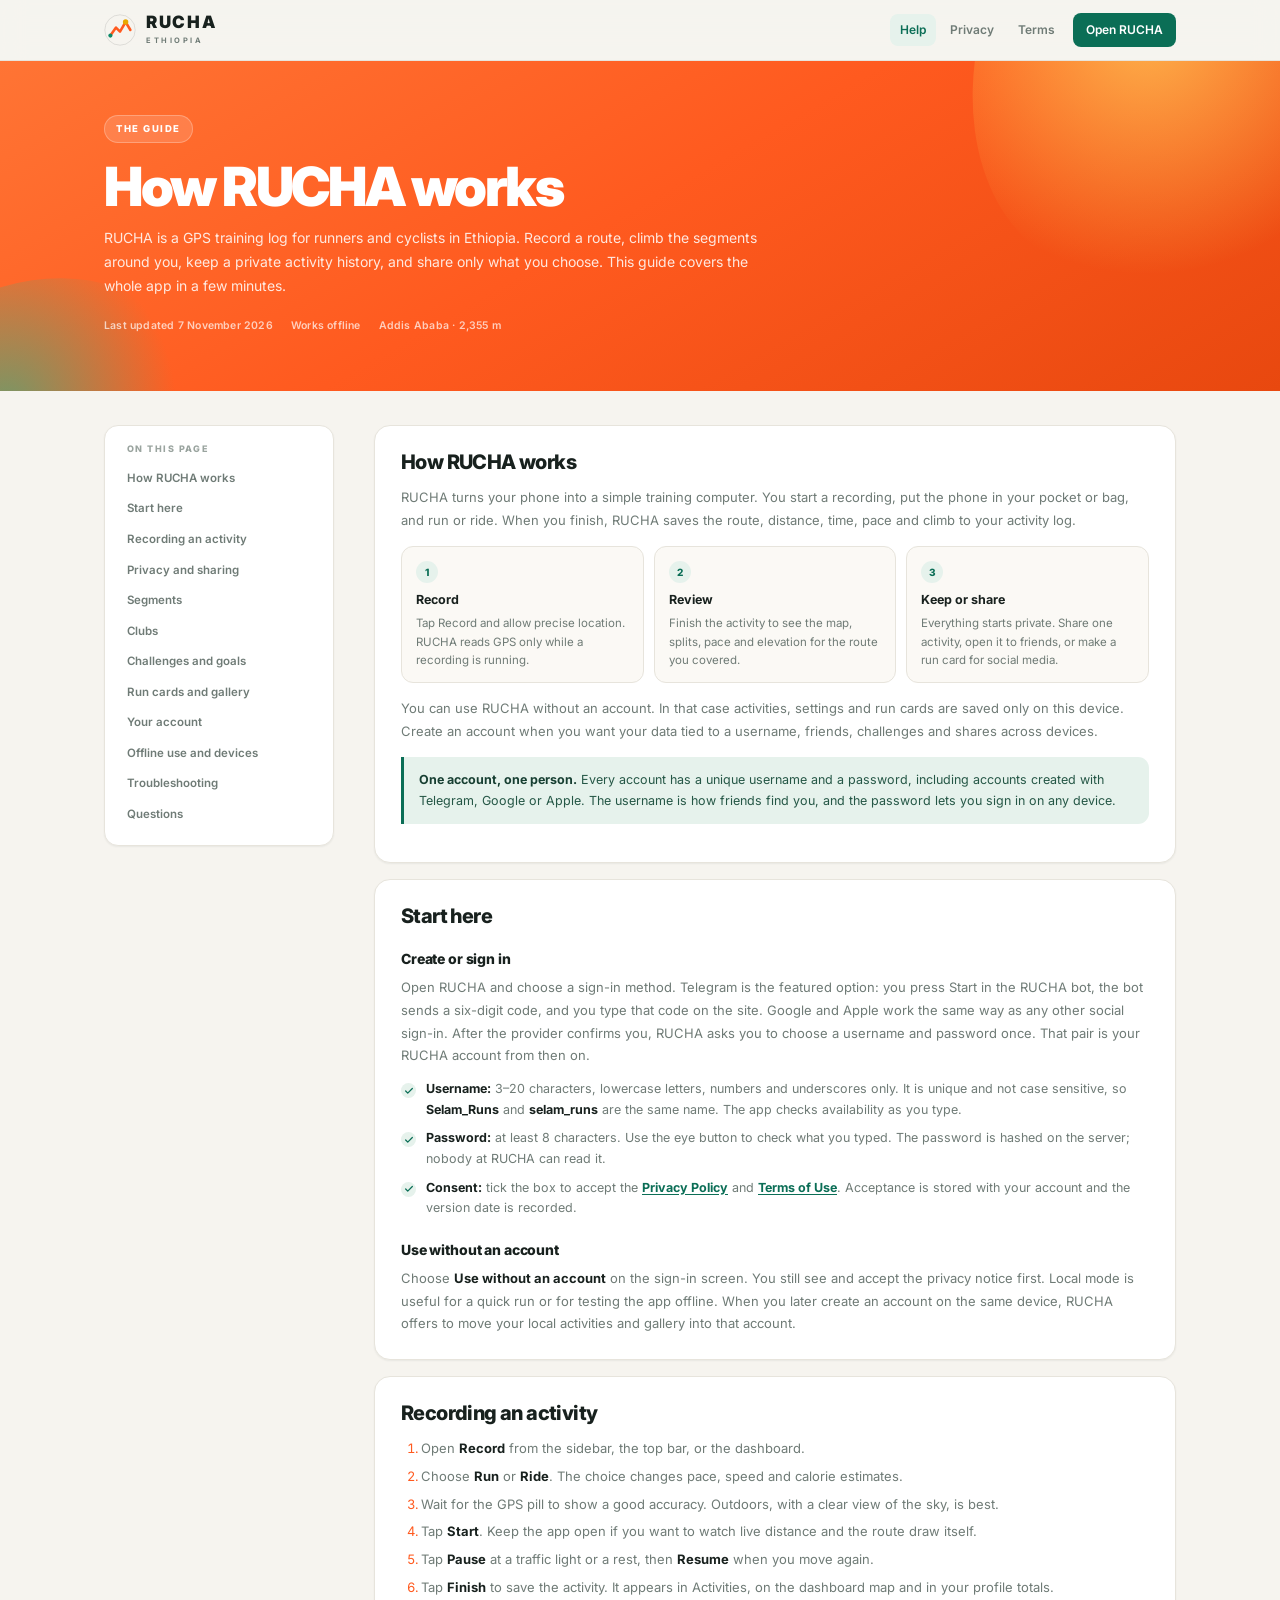
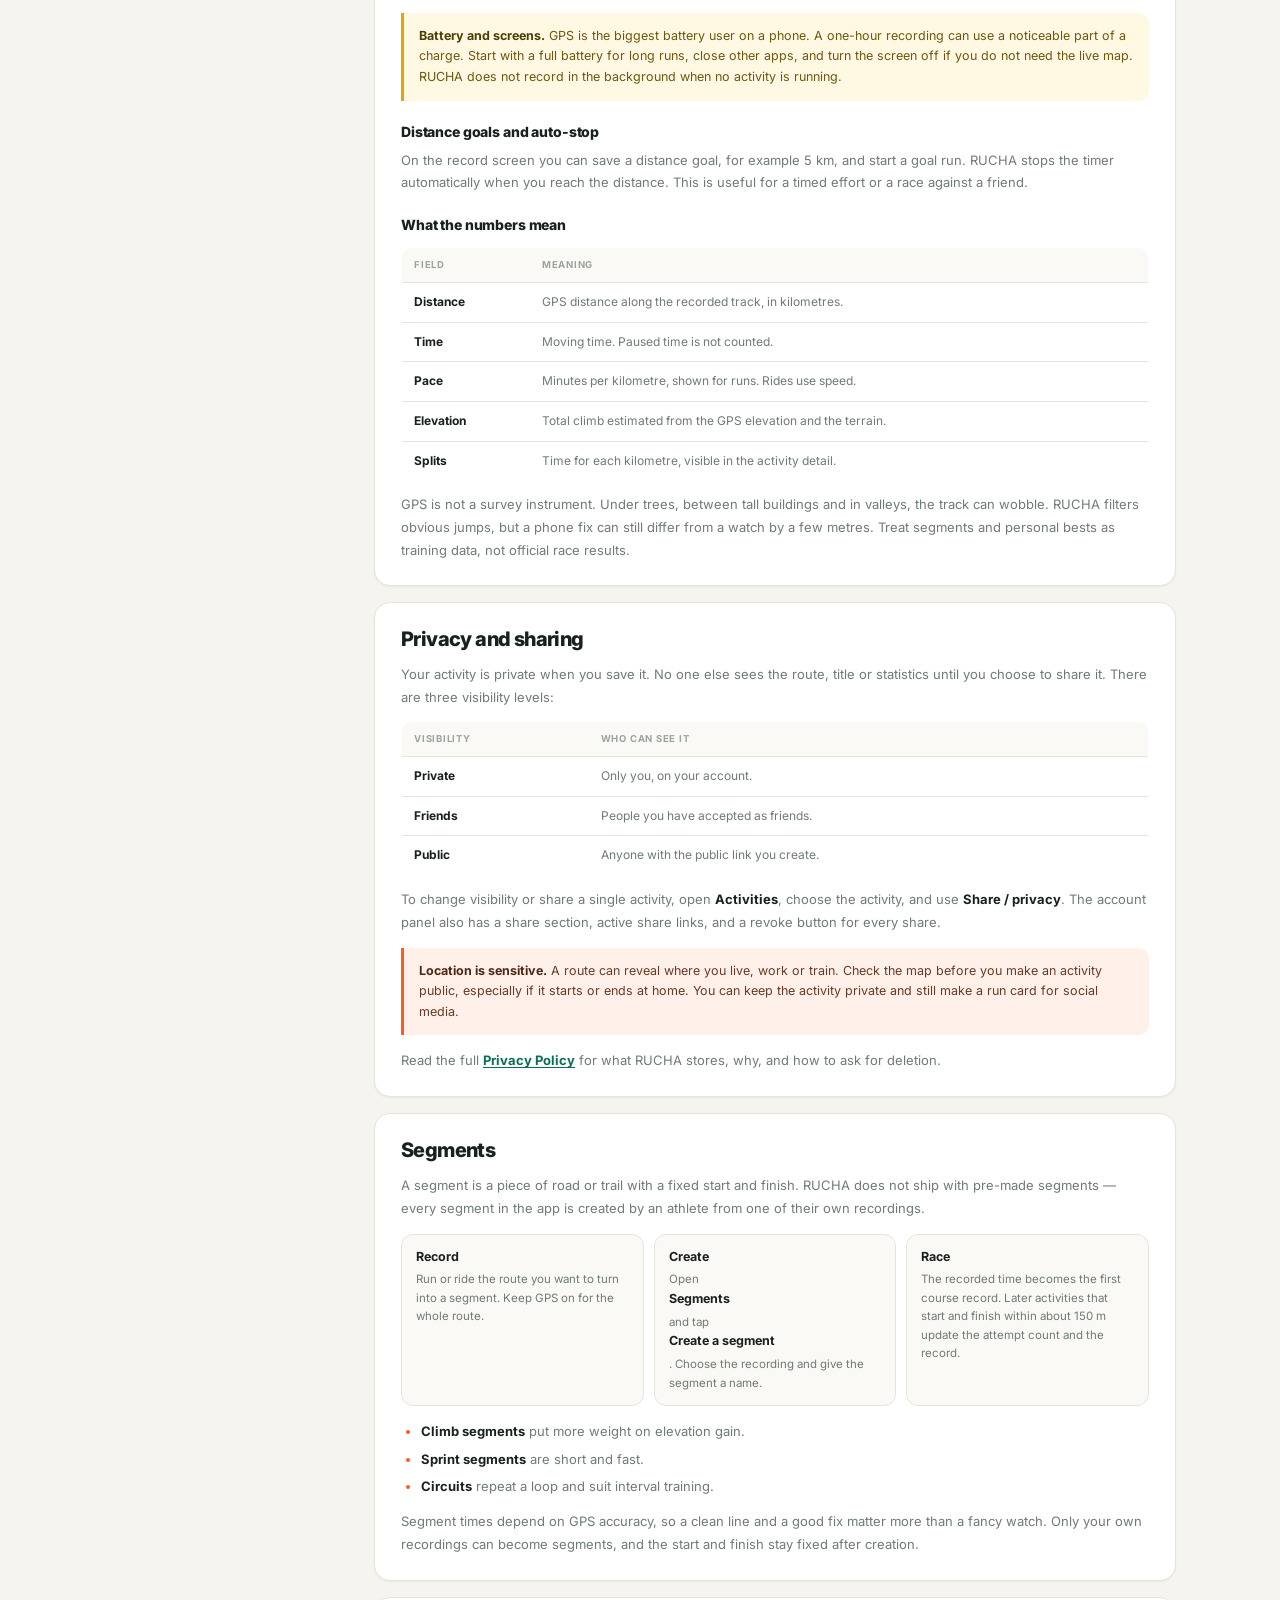
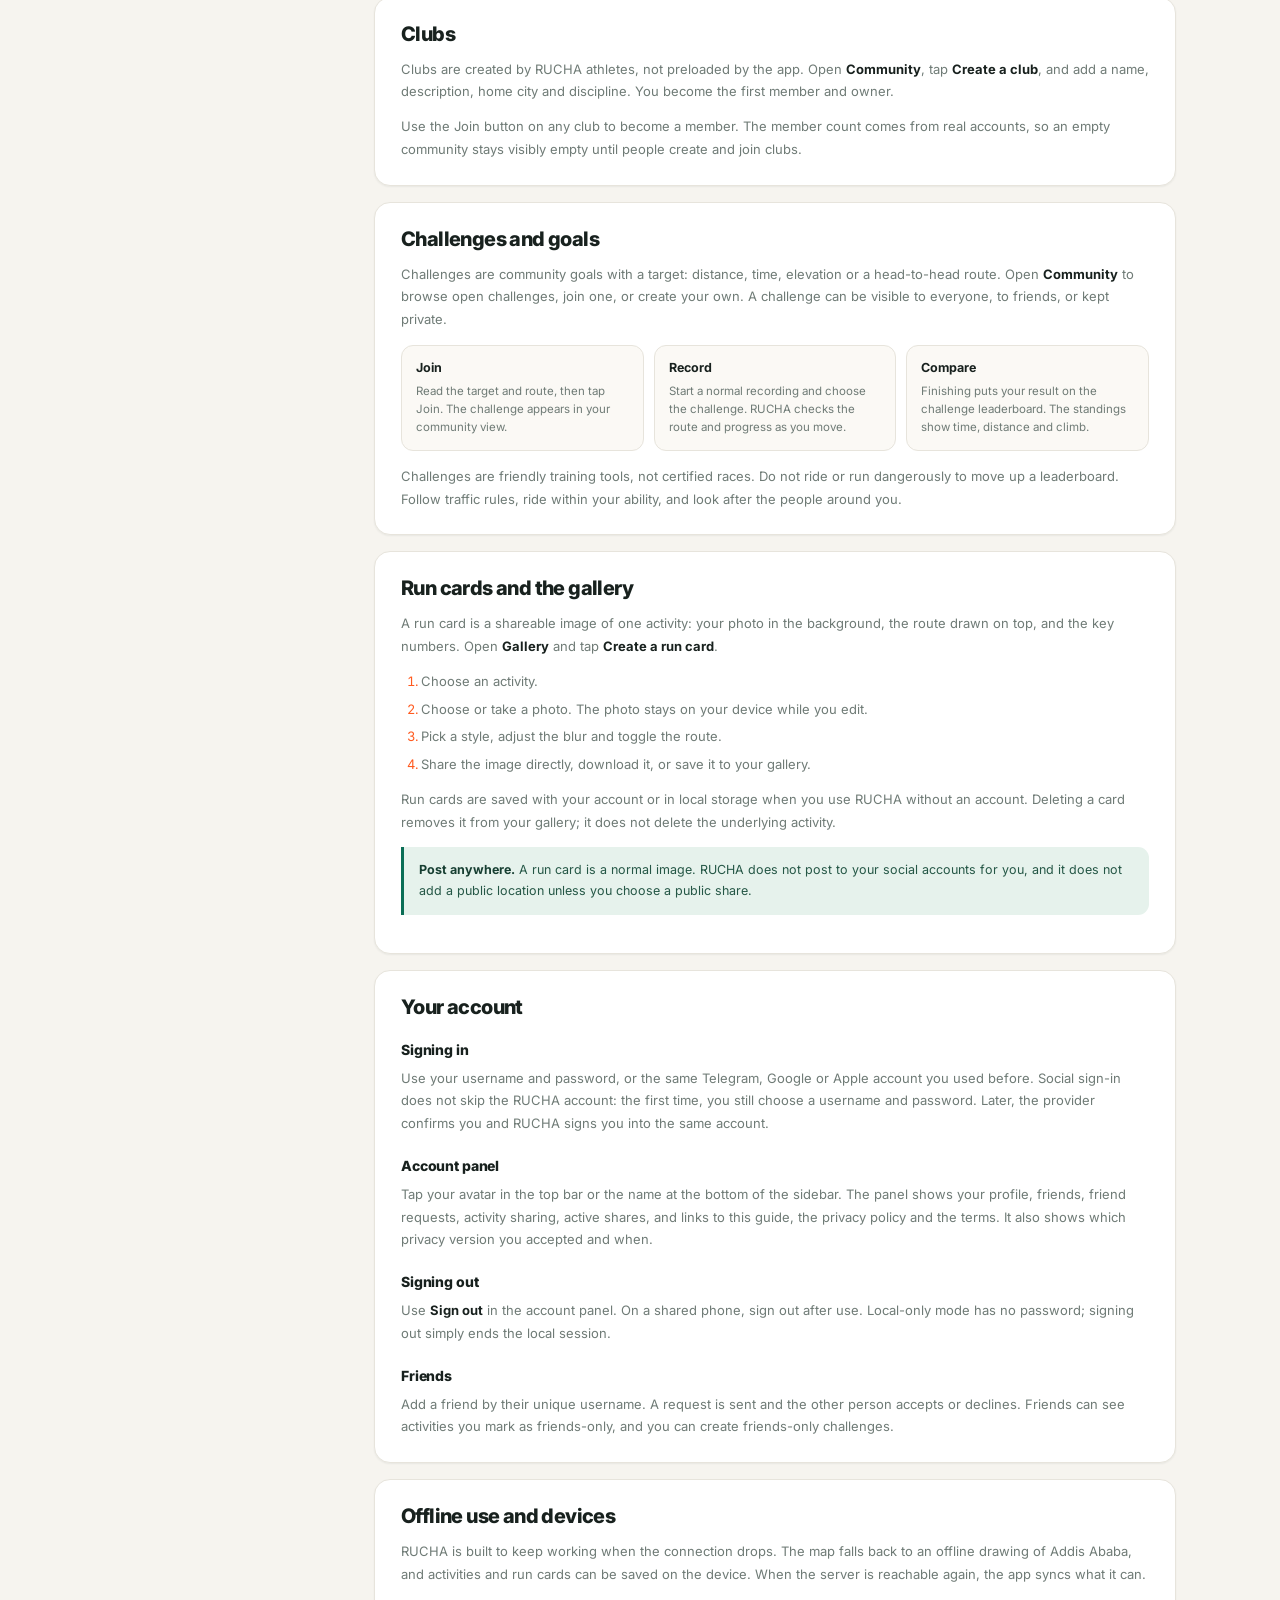
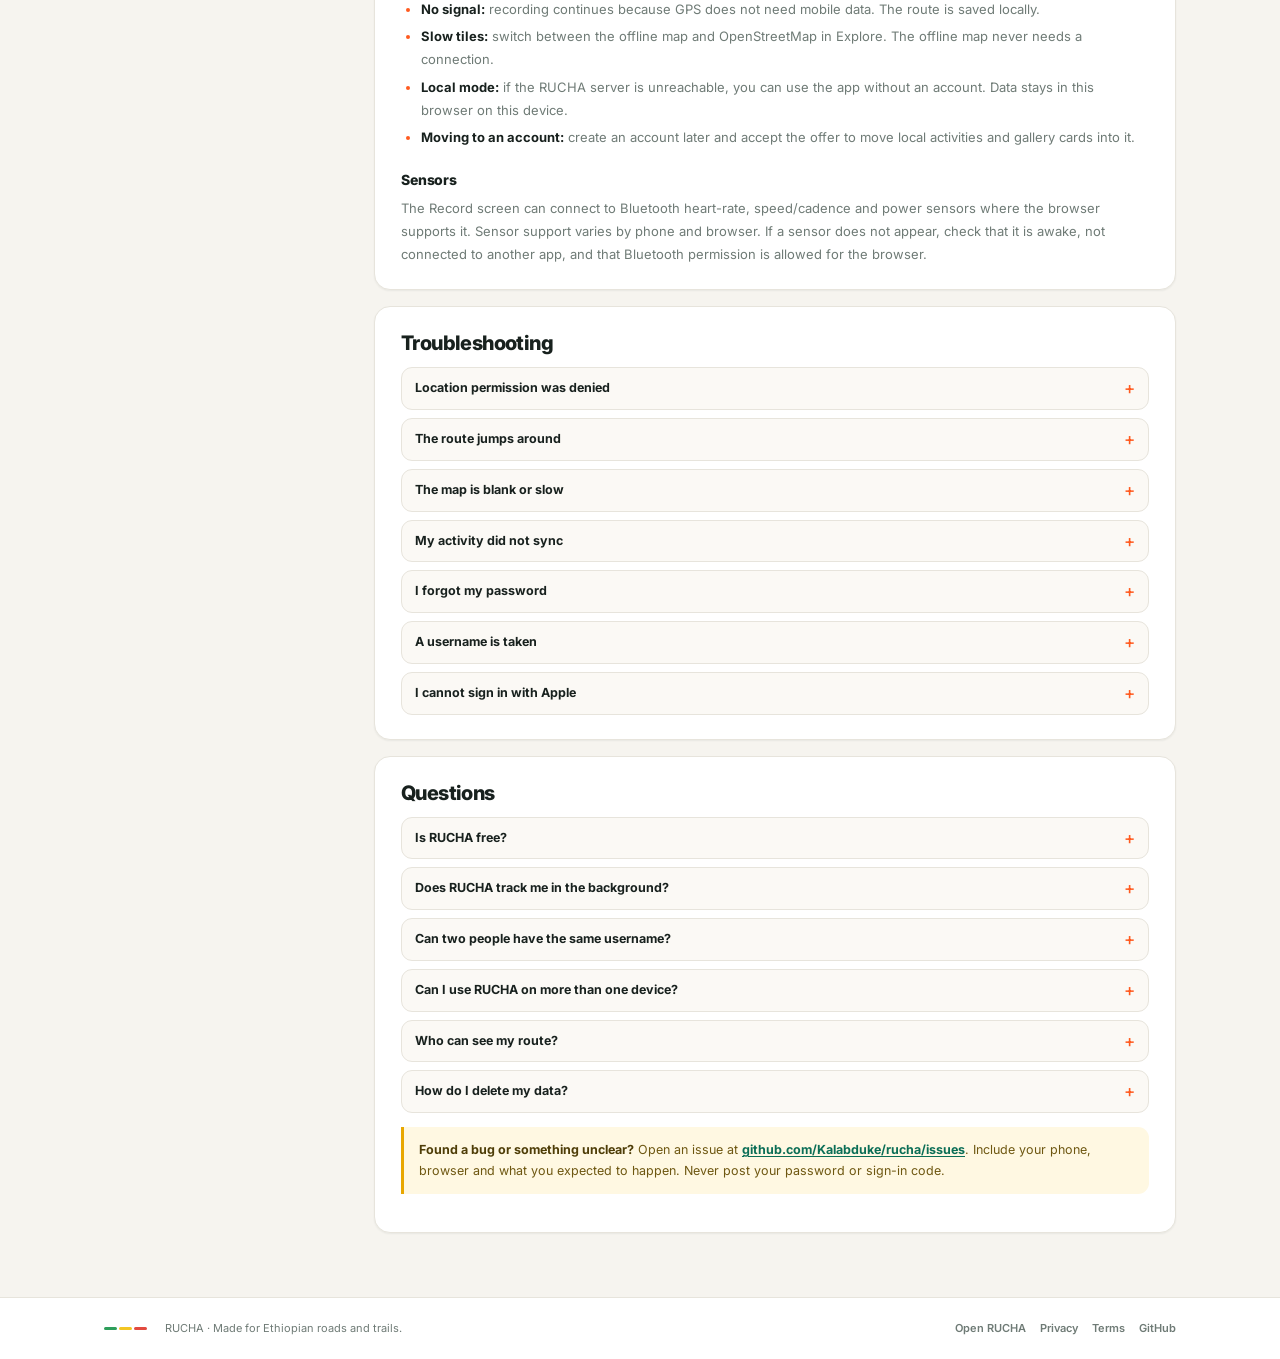
<file: help.html>
<!DOCTYPE html>
<html lang="en">
<head>
<meta charset="UTF-8">
<meta name="viewport" content="width=device-width, initial-scale=1">
<meta name="description" content="How RUCHA works: recording GPS activities, segments, challenges, run cards, accounts, privacy and offline use.">
<title>How RUCHA works · RUCHA</title>
<link rel="icon" type="image/svg+xml" href="data:image/svg+xml,%3Csvg xmlns=%27http://www.w3.org/2000/svg%27 viewBox=%270 0 40 40%27%3E%3Crect width=%2740%27 height=%2740%27 rx=%278%27 fill=%27%23121A18%27/%3E%3Cpath d=%27M8 27 L15 17 L20 22 L27 10 L33 20%27 fill=%27none%27 stroke=%27%23FF5A1F%27 stroke-width=%273.4%27 stroke-linecap=%27round%27 stroke-linejoin=%27round%27/%3E%3C/svg%3E">
<link rel="preconnect" href="https://fonts.googleapis.com">
<link rel="preconnect" href="https://fonts.gstatic.com" crossorigin>
<link href="https://fonts.googleapis.com/css2?family=Inter:wght@400;500;600;700;800;900&display=swap" rel="stylesheet">
<link rel="stylesheet" href="legal.css?v=6">
</head>
<body>

<header class="legal-top">
  <div class="legal-top-inner">
    <a class="legal-brand" href="index.html" aria-label="RUCHA home">
      <svg viewBox="0 0 40 40" aria-hidden="true">
        <circle cx="20" cy="20" r="19" fill="none" stroke="rgba(24,33,30,.14)" stroke-width="1"/>
        <path d="M8 27 L15 17 L20 22 L27 10 L33 20" fill="none" stroke="#FF5A1F" stroke-width="3.2" stroke-linecap="round" stroke-linejoin="round"/>
        <circle cx="27" cy="10" r="3.4" fill="#E8A700"/>
        <circle cx="8" cy="27" r="2.6" fill="#0E8A6A"/>
      </svg>
      <div><b>RUCHA</b><span>ETHIOPIA</span></div>
    </a>
    <nav class="legal-nav" aria-label="Site">
      <a href="help.html" class="active">Help</a>
      <a href="privacy.html">Privacy</a>
      <a href="terms.html">Terms</a>
      <a class="legal-cta" href="index.html">Open RUCHA</a>
    </nav>
  </div>
</header>

<section class="legal-hero">
  <div class="legal-hero-inner">
    <span class="legal-eyebrow">The guide</span>
    <h1>How RUCHA works</h1>
    <p>RUCHA is a GPS training log for runners and cyclists in Ethiopia. Record a route, climb the segments around you, keep a private activity history, and share only what you choose. This guide covers the whole app in a few minutes.</p>
    <div class="legal-meta"><span>Last updated 7 November 2026</span><span>Works offline</span><span>Addis Ababa · 2,355 m</span></div>
  </div>
</section>

<main class="legal-wrap">
  <div class="legal-layout">
    <aside class="legal-toc">
      <div class="legal-toc-inner">
        <div class="legal-toc-title">On this page</div>
        <nav aria-label="Help sections">
          <a href="#how-it-works">How RUCHA works</a>
          <a href="#start">Start here</a>
          <a href="#record">Recording an activity</a>
          <a href="#privacy">Privacy and sharing</a>
          <a href="#segments">Segments</a>
          <a href="#clubs">Clubs</a>
          <a href="#challenges">Challenges and goals</a>
          <a href="#gallery">Run cards and gallery</a>
          <a href="#account">Your account</a>
          <a href="#offline">Offline use and devices</a>
          <a href="#troubleshooting">Troubleshooting</a>
          <a href="#faq">Questions</a>
        </nav>
      </div>
    </aside>

    <article class="legal-article">
      <section class="legal-card" id="how-it-works">
        <h2>How RUCHA works</h2>
        <p>RUCHA turns your phone into a simple training computer. You start a recording, put the phone in your pocket or bag, and run or ride. When you finish, RUCHA saves the route, distance, time, pace and climb to your activity log.</p>
        <div class="legal-grid">
          <div class="legal-step"><span class="legal-step-n">1</span><b>Record</b><p>Tap Record and allow precise location. RUCHA reads GPS only while a recording is running.</p></div>
          <div class="legal-step"><span class="legal-step-n">2</span><b>Review</b><p>Finish the activity to see the map, splits, pace and elevation for the route you covered.</p></div>
          <div class="legal-step"><span class="legal-step-n">3</span><b>Keep or share</b><p>Everything starts private. Share one activity, open it to friends, or make a run card for social media.</p></div>
        </div>
        <p>You can use RUCHA without an account. In that case activities, settings and run cards are saved only on this device. Create an account when you want your data tied to a username, friends, challenges and shares across devices.</p>
        <div class="legal-callout green"><strong>One account, one person.</strong> Every account has a unique username and a password, including accounts created with Telegram, Google or Apple. The username is how friends find you, and the password lets you sign in on any device.</div>
      </section>

      <section class="legal-card" id="start">
        <h2>Start here</h2>
        <h3>Create or sign in</h3>
        <p>Open RUCHA and choose a sign-in method. Telegram is the featured option: you press Start in the RUCHA bot, the bot sends a six-digit code, and you type that code on the site. Google and Apple work the same way as any other social sign-in. After the provider confirms you, RUCHA asks you to choose a username and password once. That pair is your RUCHA account from then on.</p>
        <ul class="legal-checks">
          <li><strong>Username:</strong> 3–20 characters, lowercase letters, numbers and underscores only. It is unique and not case sensitive, so <b>Selam_Runs</b> and <b>selam_runs</b> are the same name. The app checks availability as you type.</li>
          <li><strong>Password:</strong> at least 8 characters. Use the eye button to check what you typed. The password is hashed on the server; nobody at RUCHA can read it.</li>
          <li><strong>Consent:</strong> tick the box to accept the <a href="privacy.html">Privacy Policy</a> and <a href="terms.html">Terms of Use</a>. Acceptance is stored with your account and the version date is recorded.</li>
        </ul>
        <h3>Use without an account</h3>
        <p>Choose <b>Use without an account</b> on the sign-in screen. You still see and accept the privacy notice first. Local mode is useful for a quick run or for testing the app offline. When you later create an account on the same device, RUCHA offers to move your local activities and gallery into that account.</p>
      </section>

      <section class="legal-card" id="record">
        <h2>Recording an activity</h2>
        <ol>
          <li>Open <b>Record</b> from the sidebar, the top bar, or the dashboard.</li>
          <li>Choose <b>Run</b> or <b>Ride</b>. The choice changes pace, speed and calorie estimates.</li>
          <li>Wait for the GPS pill to show a good accuracy. Outdoors, with a clear view of the sky, is best.</li>
          <li>Tap <b>Start</b>. Keep the app open if you want to watch live distance and the route draw itself.</li>
          <li>Tap <b>Pause</b> at a traffic light or a rest, then <b>Resume</b> when you move again.</li>
          <li>Tap <b>Finish</b> to save the activity. It appears in Activities, on the dashboard map and in your profile totals.</li>
        </ol>
        <div class="legal-callout gold"><strong>Battery and screens.</strong> GPS is the biggest battery user on a phone. A one-hour recording can use a noticeable part of a charge. Start with a full battery for long runs, close other apps, and turn the screen off if you do not need the live map. RUCHA does not record in the background when no activity is running.</div>
        <h3>Distance goals and auto-stop</h3>
        <p>On the record screen you can save a distance goal, for example 5 km, and start a goal run. RUCHA stops the timer automatically when you reach the distance. This is useful for a timed effort or a race against a friend.</p>
        <h3>What the numbers mean</h3>
        <table class="legal-table">
          <thead><tr><th>Field</th><th>Meaning</th></tr></thead>
          <tbody>
            <tr><td>Distance</td><td>GPS distance along the recorded track, in kilometres.</td></tr>
            <tr><td>Time</td><td>Moving time. Paused time is not counted.</td></tr>
            <tr><td>Pace</td><td>Minutes per kilometre, shown for runs. Rides use speed.</td></tr>
            <tr><td>Elevation</td><td>Total climb estimated from the GPS elevation and the terrain.</td></tr>
            <tr><td>Splits</td><td>Time for each kilometre, visible in the activity detail.</td></tr>
          </tbody>
        </table>
        <p>GPS is not a survey instrument. Under trees, between tall buildings and in valleys, the track can wobble. RUCHA filters obvious jumps, but a phone fix can still differ from a watch by a few metres. Treat segments and personal bests as training data, not official race results.</p>
      </section>

      <section class="legal-card" id="privacy">
        <h2>Privacy and sharing</h2>
        <p>Your activity is private when you save it. No one else sees the route, title or statistics until you choose to share it. There are three visibility levels:</p>
        <table class="legal-table">
          <thead><tr><th>Visibility</th><th>Who can see it</th></tr></thead>
          <tbody>
            <tr><td>Private</td><td>Only you, on your account.</td></tr>
            <tr><td>Friends</td><td>People you have accepted as friends.</td></tr>
            <tr><td>Public</td><td>Anyone with the public link you create.</td></tr>
          </tbody>
        </table>
        <p>To change visibility or share a single activity, open <b>Activities</b>, choose the activity, and use <b>Share / privacy</b>. The account panel also has a share section, active share links, and a revoke button for every share.</p>
        <div class="legal-callout"><strong>Location is sensitive.</strong> A route can reveal where you live, work or train. Check the map before you make an activity public, especially if it starts or ends at home. You can keep the activity private and still make a run card for social media.</div>
        <p>Read the full <a href="privacy.html">Privacy Policy</a> for what RUCHA stores, why, and how to ask for deletion.</p>
      </section>

      <section class="legal-card" id="segments">
        <h2>Segments</h2>
        <p>A segment is a piece of road or trail with a fixed start and finish. RUCHA does not ship with pre-made segments — every segment in the app is created by an athlete from one of their own recordings.</p>
        <div class="legal-grid">
          <div class="legal-step"><b>Record</b><p>Run or ride the route you want to turn into a segment. Keep GPS on for the whole route.</p></div>
          <div class="legal-step"><b>Create</b><p>Open <b>Segments</b> and tap <b>Create a segment</b>. Choose the recording and give the segment a name.</p></div>
          <div class="legal-step"><b>Race</b><p>The recorded time becomes the first course record. Later activities that start and finish within about 150 m update the attempt count and the record.</p></div>
        </div>
        <ul>
          <li><strong>Climb segments</strong> put more weight on elevation gain.</li>
          <li><strong>Sprint segments</strong> are short and fast.</li>
          <li><strong>Circuits</strong> repeat a loop and suit interval training.</li>
        </ul>
        <p>Segment times depend on GPS accuracy, so a clean line and a good fix matter more than a fancy watch. Only your own recordings can become segments, and the start and finish stay fixed after creation.</p>
      </section>

      <section class="legal-card" id="clubs">
        <h2>Clubs</h2>
        <p>Clubs are created by RUCHA athletes, not preloaded by the app. Open <b>Community</b>, tap <b>Create a club</b>, and add a name, description, home city and discipline. You become the first member and owner.</p>
        <p>Use the Join button on any club to become a member. The member count comes from real accounts, so an empty community stays visibly empty until people create and join clubs.</p>
      </section>

      <section class="legal-card" id="challenges">
        <h2>Challenges and goals</h2>
        <p>Challenges are community goals with a target: distance, time, elevation or a head-to-head route. Open <b>Community</b> to browse open challenges, join one, or create your own. A challenge can be visible to everyone, to friends, or kept private.</p>
        <div class="legal-grid">
          <div class="legal-step"><b>Join</b><p>Read the target and route, then tap Join. The challenge appears in your community view.</p></div>
          <div class="legal-step"><b>Record</b><p>Start a normal recording and choose the challenge. RUCHA checks the route and progress as you move.</p></div>
          <div class="legal-step"><b>Compare</b><p>Finishing puts your result on the challenge leaderboard. The standings show time, distance and climb.</p></div>
        </div>
        <p>Challenges are friendly training tools, not certified races. Do not ride or run dangerously to move up a leaderboard. Follow traffic rules, ride within your ability, and look after the people around you.</p>
      </section>

      <section class="legal-card" id="gallery">
        <h2>Run cards and the gallery</h2>
        <p>A run card is a shareable image of one activity: your photo in the background, the route drawn on top, and the key numbers. Open <b>Gallery</b> and tap <b>Create a run card</b>.</p>
        <ol>
          <li>Choose an activity.</li>
          <li>Choose or take a photo. The photo stays on your device while you edit.</li>
          <li>Pick a style, adjust the blur and toggle the route.</li>
          <li>Share the image directly, download it, or save it to your gallery.</li>
        </ol>
        <p>Run cards are saved with your account or in local storage when you use RUCHA without an account. Deleting a card removes it from your gallery; it does not delete the underlying activity.</p>
        <div class="legal-callout green"><strong>Post anywhere.</strong> A run card is a normal image. RUCHA does not post to your social accounts for you, and it does not add a public location unless you choose a public share.</div>
      </section>

      <section class="legal-card" id="account">
        <h2>Your account</h2>
        <h3>Signing in</h3>
        <p>Use your username and password, or the same Telegram, Google or Apple account you used before. Social sign-in does not skip the RUCHA account: the first time, you still choose a username and password. Later, the provider confirms you and RUCHA signs you into the same account.</p>
        <h3>Account panel</h3>
        <p>Tap your avatar in the top bar or the name at the bottom of the sidebar. The panel shows your profile, friends, friend requests, activity sharing, active shares, and links to this guide, the privacy policy and the terms. It also shows which privacy version you accepted and when.</p>
        <h3>Signing out</h3>
        <p>Use <b>Sign out</b> in the account panel. On a shared phone, sign out after use. Local-only mode has no password; signing out simply ends the local session.</p>
        <h3>Friends</h3>
        <p>Add a friend by their unique username. A request is sent and the other person accepts or declines. Friends can see activities you mark as friends-only, and you can create friends-only challenges.</p>
      </section>

      <section class="legal-card" id="offline">
        <h2>Offline use and devices</h2>
        <p>RUCHA is built to keep working when the connection drops. The map falls back to an offline drawing of Addis Ababa, and activities and run cards can be saved on the device. When the server is reachable again, the app syncs what it can.</p>
        <ul>
          <li><strong>No signal:</strong> recording continues because GPS does not need mobile data. The route is saved locally.</li>
          <li><strong>Slow tiles:</strong> switch between the offline map and OpenStreetMap in Explore. The offline map never needs a connection.</li>
          <li><strong>Local mode:</strong> if the RUCHA server is unreachable, you can use the app without an account. Data stays in this browser on this device.</li>
          <li><strong>Moving to an account:</strong> create an account later and accept the offer to move local activities and gallery cards into it.</li>
        </ul>
        <h3>Sensors</h3>
        <p>The Record screen can connect to Bluetooth heart-rate, speed/cadence and power sensors where the browser supports it. Sensor support varies by phone and browser. If a sensor does not appear, check that it is awake, not connected to another app, and that Bluetooth permission is allowed for the browser.</p>
      </section>

      <section class="legal-card" id="troubleshooting">
        <h2>Troubleshooting</h2>
        <div class="legal-faq">
          <details><summary>Location permission was denied</summary><p>Open your browser's site settings for RUCHA and allow location, then reload the page. On Android, also check that precise location is allowed for the browser. RUCHA cannot record GPS without permission.</p></details>
          <details><summary>The route jumps around</summary><p>This is usually a weak GPS fix. Move away from tall buildings, wait for a better accuracy before starting, and keep the phone in a pocket or armband with a view of the sky. A phone in a deep bag or under a jacket can lose the signal.</p></details>
          <details><summary>The map is blank or slow</summary><p>Switch to the offline map in Explore. OpenStreetMap tiles need a connection and can be slow on mobile data. The offline map always works.</p></details>
          <details><summary>My activity did not sync</summary><p>Check the connection badge. If RUCHA is offline, the activity is saved on this device and will sync when the server is reachable. Do not clear browser storage before it syncs.</p></details>
          <details><summary>I forgot my password</summary><p>There is no email reset yet. If you still have the Telegram, Google or Apple account linked to RUCHA, sign in that way and you will return to the same RUCHA account. Otherwise, create a new account with a new username. Do not create a second account to impersonate someone else.</p></details>
          <details><summary>A username is taken</summary><p>Usernames are unique and case-insensitive. Try another combination. The field checks availability as you type, and the server enforces uniqueness when you submit.</p></details>
          <details><summary>I cannot sign in with Apple</summary><p>Apple sign-in requires an HTTPS site and Apple credentials configured on the server. If the button is disabled or missing, use Telegram, Google, or a username and password.</p></details>
        </div>
      </section>

      <section class="legal-card" id="faq">
        <h2>Questions</h2>
        <div class="legal-faq">
          <details><summary>Is RUCHA free?</summary><p>Yes. Recording, segments, challenges and run cards are free to use. There are no ads and RUCHA does not sell personal data.</p></details>
          <details><summary>Does RUCHA track me in the background?</summary><p>No. GPS is read only while an activity is recording. When you finish or stop, tracking stops. The app does not build a background location history.</p></details>
          <details><summary>Can two people have the same username?</summary><p>No. Usernames are unique and case-insensitive. <b>Selam_Runs</b> and <b>selam_runs</b> are the same account name.</p></details>
          <details><summary>Can I use RUCHA on more than one device?</summary><p>Yes, with an account. Sign in with the same username and password on each device. Local-only mode is tied to the browser and device where it was created.</p></details>
          <details><summary>Who can see my route?</summary><p>Only you, until you share the activity or change its visibility. Public shares are visible to anyone with the link. Friends-only shares are visible to accepted friends.</p></details>
          <details><summary>How do I delete my data?</summary><p>Delete individual activities or run cards in the app. For account deletion, contact the project through the public repository. See the <a href="privacy.html#retention">Privacy Policy</a> for what deletion covers.</p></details>
        </div>
        <div class="legal-callout gold"><strong>Found a bug or something unclear?</strong> Open an issue at <a href="https://github.com/Kalabduke/rucha/issues" target="_blank" rel="noopener">github.com/Kalabduke/rucha/issues</a>. Include your phone, browser and what you expected to happen. Never post your password or sign-in code.</div>
      </section>
    </article>
  </div>
</main>

<footer class="legal-footer">
  <div class="legal-footer-inner">
    <span class="legal-flag" aria-hidden="true"><i></i><i></i><i></i></span>
    <span>RUCHA · Made for Ethiopian roads and trails.</span>
    <div class="legal-footer-links">
      <a href="index.html">Open RUCHA</a>
      <a href="privacy.html">Privacy</a>
      <a href="terms.html">Terms</a>
      <a href="https://github.com/Kalabduke/rucha" target="_blank" rel="noopener">GitHub</a>
    </div>
  </div>
</footer>

</body>
</html>
</file>
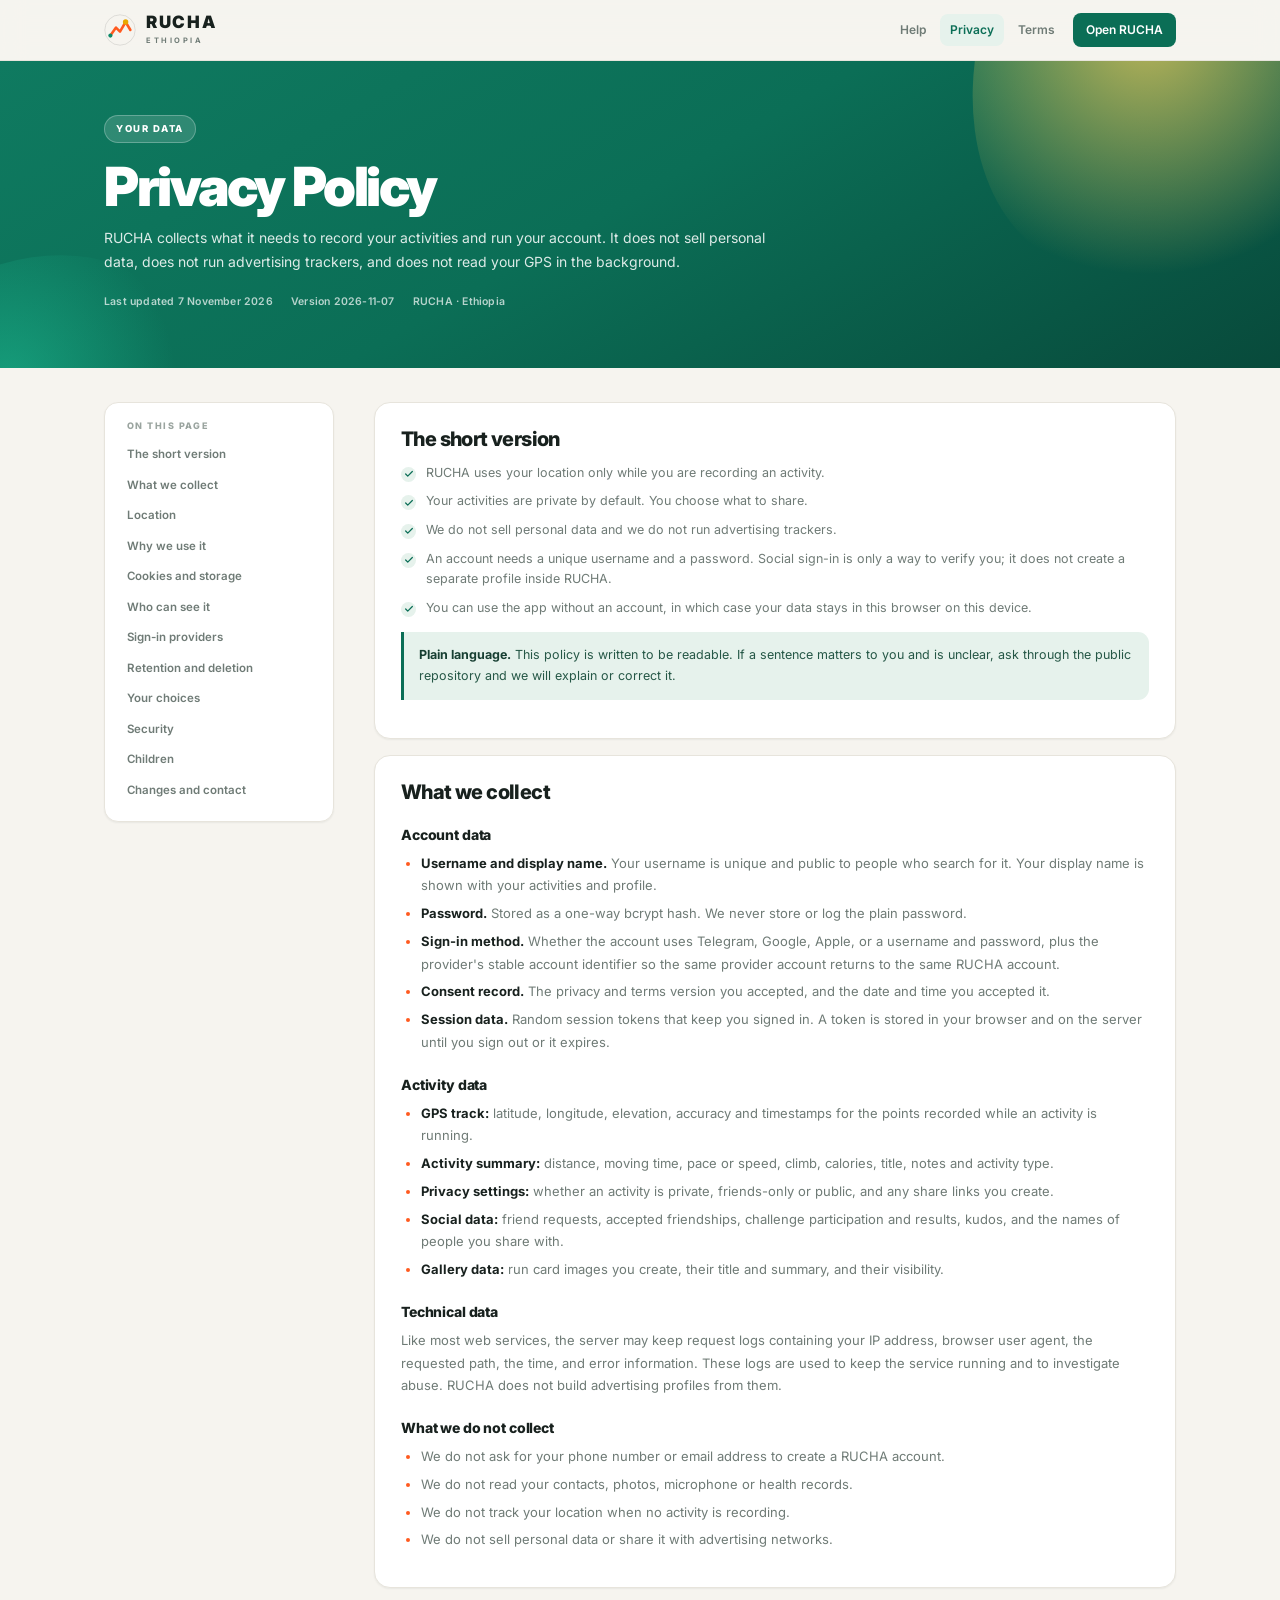
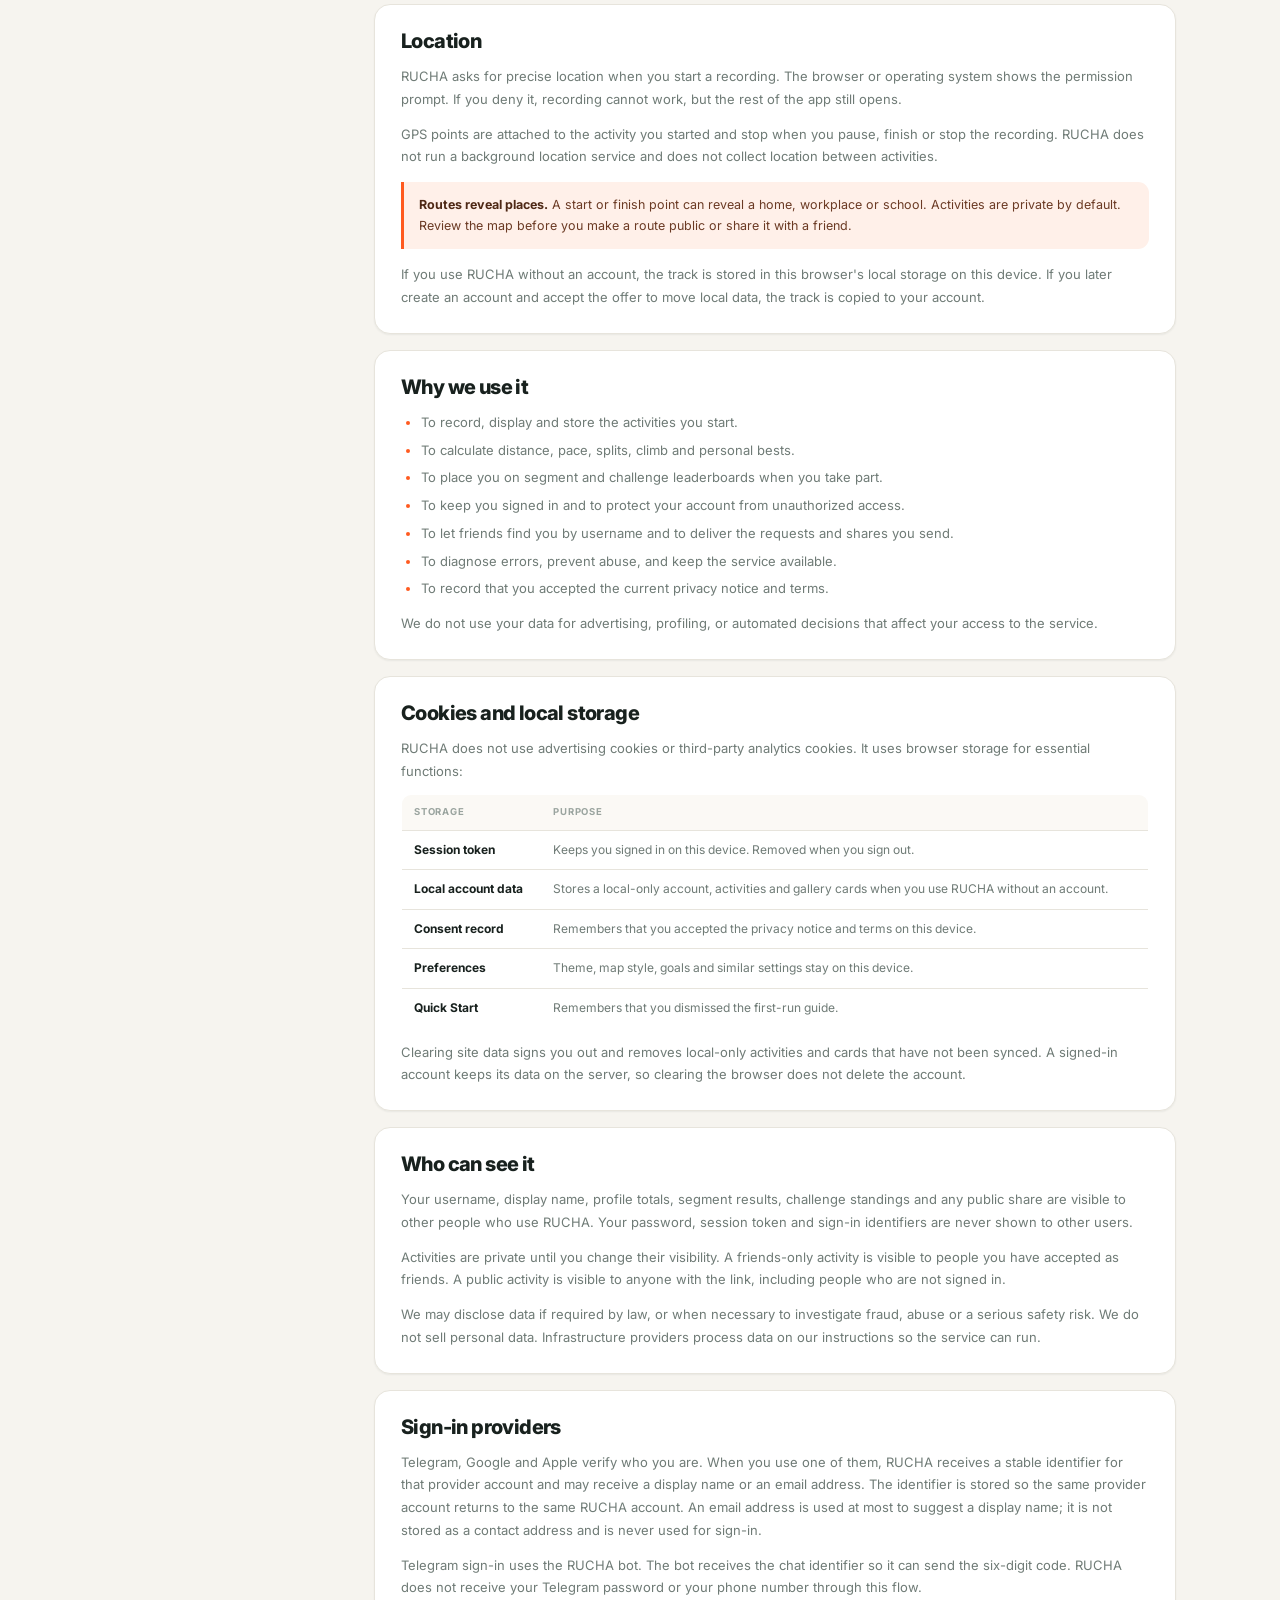
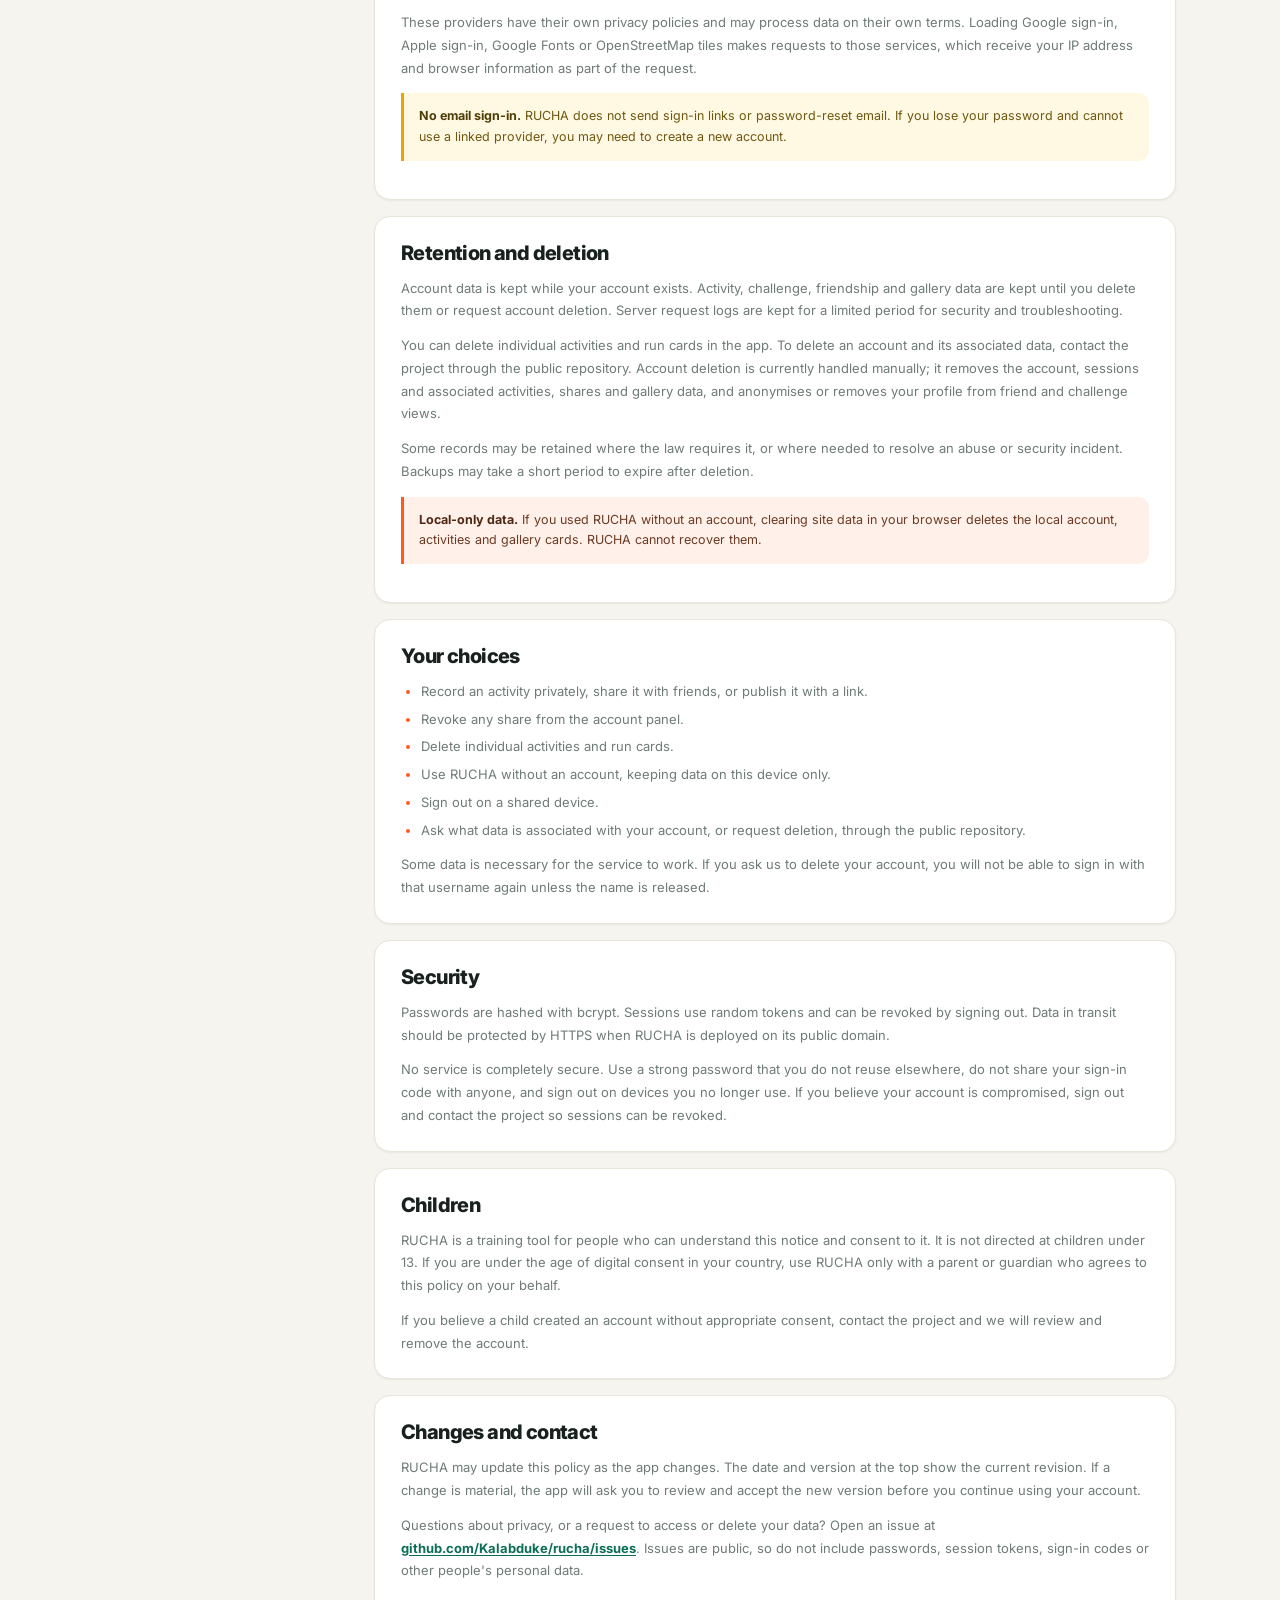
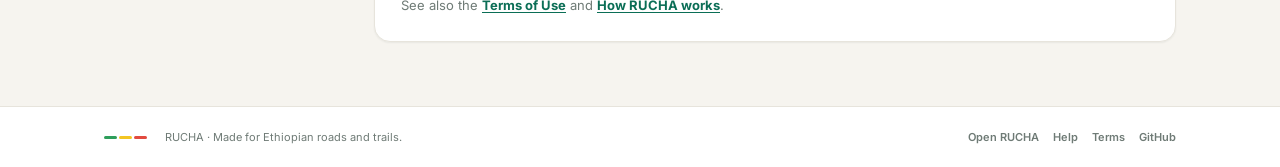
<file: privacy.html>
<!DOCTYPE html>
<html lang="en">
<head>
<meta charset="UTF-8">
<meta name="viewport" content="width=device-width, initial-scale=1">
<meta name="description" content="RUCHA privacy policy: what data RUCHA collects, how location is used, who can see your activities, and the choices you have.">
<title>Privacy Policy · RUCHA</title>
<link rel="icon" type="image/svg+xml" href="data:image/svg+xml,%3Csvg xmlns=%27http://www.w3.org/2000/svg%27 viewBox=%270 0 40 40%27%3E%3Crect width=%2740%27 height=%2740%27 rx=%278%27 fill=%27%23121A18%27/%3E%3Cpath d=%27M8 27 L15 17 L20 22 L27 10 L33 20%27 fill=%27none%27 stroke=%27%23FF5A1F%27 stroke-width=%273.4%27 stroke-linecap=%27round%27 stroke-linejoin=%27round%27/%3E%3C/svg%3E">
<link rel="preconnect" href="https://fonts.googleapis.com">
<link rel="preconnect" href="https://fonts.gstatic.com" crossorigin>
<link href="https://fonts.googleapis.com/css2?family=Inter:wght@400;500;600;700;800;900&display=swap" rel="stylesheet">
<link rel="stylesheet" href="legal.css?v=6">
</head>
<body>

<header class="legal-top">
  <div class="legal-top-inner">
    <a class="legal-brand" href="index.html" aria-label="RUCHA home">
      <svg viewBox="0 0 40 40" aria-hidden="true">
        <circle cx="20" cy="20" r="19" fill="none" stroke="rgba(24,33,30,.14)" stroke-width="1"/>
        <path d="M8 27 L15 17 L20 22 L27 10 L33 20" fill="none" stroke="#FF5A1F" stroke-width="3.2" stroke-linecap="round" stroke-linejoin="round"/>
        <circle cx="27" cy="10" r="3.4" fill="#E8A700"/>
        <circle cx="8" cy="27" r="2.6" fill="#0E8A6A"/>
      </svg>
      <div><b>RUCHA</b><span>ETHIOPIA</span></div>
    </a>
    <nav class="legal-nav" aria-label="Site">
      <a href="help.html">Help</a>
      <a href="privacy.html" class="active">Privacy</a>
      <a href="terms.html">Terms</a>
      <a class="legal-cta" href="index.html">Open RUCHA</a>
    </nav>
  </div>
</header>

<section class="legal-hero green">
  <div class="legal-hero-inner">
    <span class="legal-eyebrow">Your data</span>
    <h1>Privacy Policy</h1>
    <p>RUCHA collects what it needs to record your activities and run your account. It does not sell personal data, does not run advertising trackers, and does not read your GPS in the background.</p>
    <div class="legal-meta"><span>Last updated 7 November 2026</span><span>Version 2026-11-07</span><span>RUCHA · Ethiopia</span></div>
  </div>
</section>

<main class="legal-wrap">
  <div class="legal-layout">
    <aside class="legal-toc">
      <div class="legal-toc-inner">
        <div class="legal-toc-title">On this page</div>
        <nav aria-label="Privacy sections">
          <a href="#summary">The short version</a>
          <a href="#collect">What we collect</a>
          <a href="#location">Location</a>
          <a href="#why">Why we use it</a>
          <a href="#storage">Cookies and storage</a>
          <a href="#sharing">Who can see it</a>
          <a href="#providers">Sign-in providers</a>
          <a href="#retention">Retention and deletion</a>
          <a href="#choices">Your choices</a>
          <a href="#security">Security</a>
          <a href="#children">Children</a>
          <a href="#changes">Changes and contact</a>
        </nav>
      </div>
    </aside>

    <article class="legal-article">
      <section class="legal-card" id="summary">
        <h2>The short version</h2>
        <ul class="legal-checks">
          <li>RUCHA uses your location only while you are recording an activity.</li>
          <li>Your activities are private by default. You choose what to share.</li>
          <li>We do not sell personal data and we do not run advertising trackers.</li>
          <li>An account needs a unique username and a password. Social sign-in is only a way to verify you; it does not create a separate profile inside RUCHA.</li>
          <li>You can use the app without an account, in which case your data stays in this browser on this device.</li>
        </ul>
        <div class="legal-callout green"><strong>Plain language.</strong> This policy is written to be readable. If a sentence matters to you and is unclear, ask through the public repository and we will explain or correct it.</div>
      </section>

      <section class="legal-card" id="collect">
        <h2>What we collect</h2>
        <h3>Account data</h3>
        <ul>
          <li><strong>Username and display name.</strong> Your username is unique and public to people who search for it. Your display name is shown with your activities and profile.</li>
          <li><strong>Password.</strong> Stored as a one-way bcrypt hash. We never store or log the plain password.</li>
          <li><strong>Sign-in method.</strong> Whether the account uses Telegram, Google, Apple, or a username and password, plus the provider's stable account identifier so the same provider account returns to the same RUCHA account.</li>
          <li><strong>Consent record.</strong> The privacy and terms version you accepted, and the date and time you accepted it.</li>
          <li><strong>Session data.</strong> Random session tokens that keep you signed in. A token is stored in your browser and on the server until you sign out or it expires.</li>
        </ul>
        <h3>Activity data</h3>
        <ul>
          <li><strong>GPS track:</strong> latitude, longitude, elevation, accuracy and timestamps for the points recorded while an activity is running.</li>
          <li><strong>Activity summary:</strong> distance, moving time, pace or speed, climb, calories, title, notes and activity type.</li>
          <li><strong>Privacy settings:</strong> whether an activity is private, friends-only or public, and any share links you create.</li>
          <li><strong>Social data:</strong> friend requests, accepted friendships, challenge participation and results, kudos, and the names of people you share with.</li>
          <li><strong>Gallery data:</strong> run card images you create, their title and summary, and their visibility.</li>
        </ul>
        <h3>Technical data</h3>
        <p>Like most web services, the server may keep request logs containing your IP address, browser user agent, the requested path, the time, and error information. These logs are used to keep the service running and to investigate abuse. RUCHA does not build advertising profiles from them.</p>
        <h3>What we do not collect</h3>
        <ul>
          <li>We do not ask for your phone number or email address to create a RUCHA account.</li>
          <li>We do not read your contacts, photos, microphone or health records.</li>
          <li>We do not track your location when no activity is recording.</li>
          <li>We do not sell personal data or share it with advertising networks.</li>
        </ul>
      </section>

      <section class="legal-card" id="location">
        <h2>Location</h2>
        <p>RUCHA asks for precise location when you start a recording. The browser or operating system shows the permission prompt. If you deny it, recording cannot work, but the rest of the app still opens.</p>
        <p>GPS points are attached to the activity you started and stop when you pause, finish or stop the recording. RUCHA does not run a background location service and does not collect location between activities.</p>
        <div class="legal-callout"><strong>Routes reveal places.</strong> A start or finish point can reveal a home, workplace or school. Activities are private by default. Review the map before you make a route public or share it with a friend.</div>
        <p>If you use RUCHA without an account, the track is stored in this browser's local storage on this device. If you later create an account and accept the offer to move local data, the track is copied to your account.</p>
      </section>

      <section class="legal-card" id="why">
        <h2>Why we use it</h2>
        <ul>
          <li>To record, display and store the activities you start.</li>
          <li>To calculate distance, pace, splits, climb and personal bests.</li>
          <li>To place you on segment and challenge leaderboards when you take part.</li>
          <li>To keep you signed in and to protect your account from unauthorized access.</li>
          <li>To let friends find you by username and to deliver the requests and shares you send.</li>
          <li>To diagnose errors, prevent abuse, and keep the service available.</li>
          <li>To record that you accepted the current privacy notice and terms.</li>
        </ul>
        <p>We do not use your data for advertising, profiling, or automated decisions that affect your access to the service.</p>
      </section>

      <section class="legal-card" id="storage">
        <h2>Cookies and local storage</h2>
        <p>RUCHA does not use advertising cookies or third-party analytics cookies. It uses browser storage for essential functions:</p>
        <table class="legal-table">
          <thead><tr><th>Storage</th><th>Purpose</th></tr></thead>
          <tbody>
            <tr><td>Session token</td><td>Keeps you signed in on this device. Removed when you sign out.</td></tr>
            <tr><td>Local account data</td><td>Stores a local-only account, activities and gallery cards when you use RUCHA without an account.</td></tr>
            <tr><td>Consent record</td><td>Remembers that you accepted the privacy notice and terms on this device.</td></tr>
            <tr><td>Preferences</td><td>Theme, map style, goals and similar settings stay on this device.</td></tr>
            <tr><td>Quick Start</td><td>Remembers that you dismissed the first-run guide.</td></tr>
          </tbody>
        </table>
        <p>Clearing site data signs you out and removes local-only activities and cards that have not been synced. A signed-in account keeps its data on the server, so clearing the browser does not delete the account.</p>
      </section>

      <section class="legal-card" id="sharing">
        <h2>Who can see it</h2>
        <p>Your username, display name, profile totals, segment results, challenge standings and any public share are visible to other people who use RUCHA. Your password, session token and sign-in identifiers are never shown to other users.</p>
        <p>Activities are private until you change their visibility. A friends-only activity is visible to people you have accepted as friends. A public activity is visible to anyone with the link, including people who are not signed in.</p>
        <p>We may disclose data if required by law, or when necessary to investigate fraud, abuse or a serious safety risk. We do not sell personal data. Infrastructure providers process data on our instructions so the service can run.</p>
      </section>

      <section class="legal-card" id="providers">
        <h2>Sign-in providers</h2>
        <p>Telegram, Google and Apple verify who you are. When you use one of them, RUCHA receives a stable identifier for that provider account and may receive a display name or an email address. The identifier is stored so the same provider account returns to the same RUCHA account. An email address is used at most to suggest a display name; it is not stored as a contact address and is never used for sign-in.</p>
        <p>Telegram sign-in uses the RUCHA bot. The bot receives the chat identifier so it can send the six-digit code. RUCHA does not receive your Telegram password or your phone number through this flow.</p>
        <p>These providers have their own privacy policies and may process data on their own terms. Loading Google sign-in, Apple sign-in, Google Fonts or OpenStreetMap tiles makes requests to those services, which receive your IP address and browser information as part of the request.</p>
        <div class="legal-callout gold"><strong>No email sign-in.</strong> RUCHA does not send sign-in links or password-reset email. If you lose your password and cannot use a linked provider, you may need to create a new account.</div>
      </section>

      <section class="legal-card" id="retention">
        <h2>Retention and deletion</h2>
        <p>Account data is kept while your account exists. Activity, challenge, friendship and gallery data are kept until you delete them or request account deletion. Server request logs are kept for a limited period for security and troubleshooting.</p>
        <p>You can delete individual activities and run cards in the app. To delete an account and its associated data, contact the project through the public repository. Account deletion is currently handled manually; it removes the account, sessions and associated activities, shares and gallery data, and anonymises or removes your profile from friend and challenge views.</p>
        <p>Some records may be retained where the law requires it, or where needed to resolve an abuse or security incident. Backups may take a short period to expire after deletion.</p>
        <div class="legal-callout"><strong>Local-only data.</strong> If you used RUCHA without an account, clearing site data in your browser deletes the local account, activities and gallery cards. RUCHA cannot recover them.</div>
      </section>

      <section class="legal-card" id="choices">
        <h2>Your choices</h2>
        <ul>
          <li>Record an activity privately, share it with friends, or publish it with a link.</li>
          <li>Revoke any share from the account panel.</li>
          <li>Delete individual activities and run cards.</li>
          <li>Use RUCHA without an account, keeping data on this device only.</li>
          <li>Sign out on a shared device.</li>
          <li>Ask what data is associated with your account, or request deletion, through the public repository.</li>
        </ul>
        <p>Some data is necessary for the service to work. If you ask us to delete your account, you will not be able to sign in with that username again unless the name is released.</p>
      </section>

      <section class="legal-card" id="security">
        <h2>Security</h2>
        <p>Passwords are hashed with bcrypt. Sessions use random tokens and can be revoked by signing out. Data in transit should be protected by HTTPS when RUCHA is deployed on its public domain.</p>
        <p>No service is completely secure. Use a strong password that you do not reuse elsewhere, do not share your sign-in code with anyone, and sign out on devices you no longer use. If you believe your account is compromised, sign out and contact the project so sessions can be revoked.</p>
      </section>

      <section class="legal-card" id="children">
        <h2>Children</h2>
        <p>RUCHA is a training tool for people who can understand this notice and consent to it. It is not directed at children under 13. If you are under the age of digital consent in your country, use RUCHA only with a parent or guardian who agrees to this policy on your behalf.</p>
        <p>If you believe a child created an account without appropriate consent, contact the project and we will review and remove the account.</p>
      </section>

      <section class="legal-card" id="changes">
        <h2>Changes and contact</h2>
        <p>RUCHA may update this policy as the app changes. The date and version at the top show the current revision. If a change is material, the app will ask you to review and accept the new version before you continue using your account.</p>
        <p>Questions about privacy, or a request to access or delete your data? Open an issue at <a href="https://github.com/Kalabduke/rucha/issues" target="_blank" rel="noopener">github.com/Kalabduke/rucha/issues</a>. Issues are public, so do not include passwords, session tokens, sign-in codes or other people's personal data.</p>
        <p>See also the <a href="terms.html">Terms of Use</a> and <a href="help.html">How RUCHA works</a>.</p>
      </section>
    </article>
  </div>
</main>

<footer class="legal-footer">
  <div class="legal-footer-inner">
    <span class="legal-flag" aria-hidden="true"><i></i><i></i><i></i></span>
    <span>RUCHA · Made for Ethiopian roads and trails.</span>
    <div class="legal-footer-links">
      <a href="index.html">Open RUCHA</a>
      <a href="help.html">Help</a>
      <a href="terms.html">Terms</a>
      <a href="https://github.com/Kalabduke/rucha" target="_blank" rel="noopener">GitHub</a>
    </div>
  </div>
</footer>

</body>
</html>
</file>
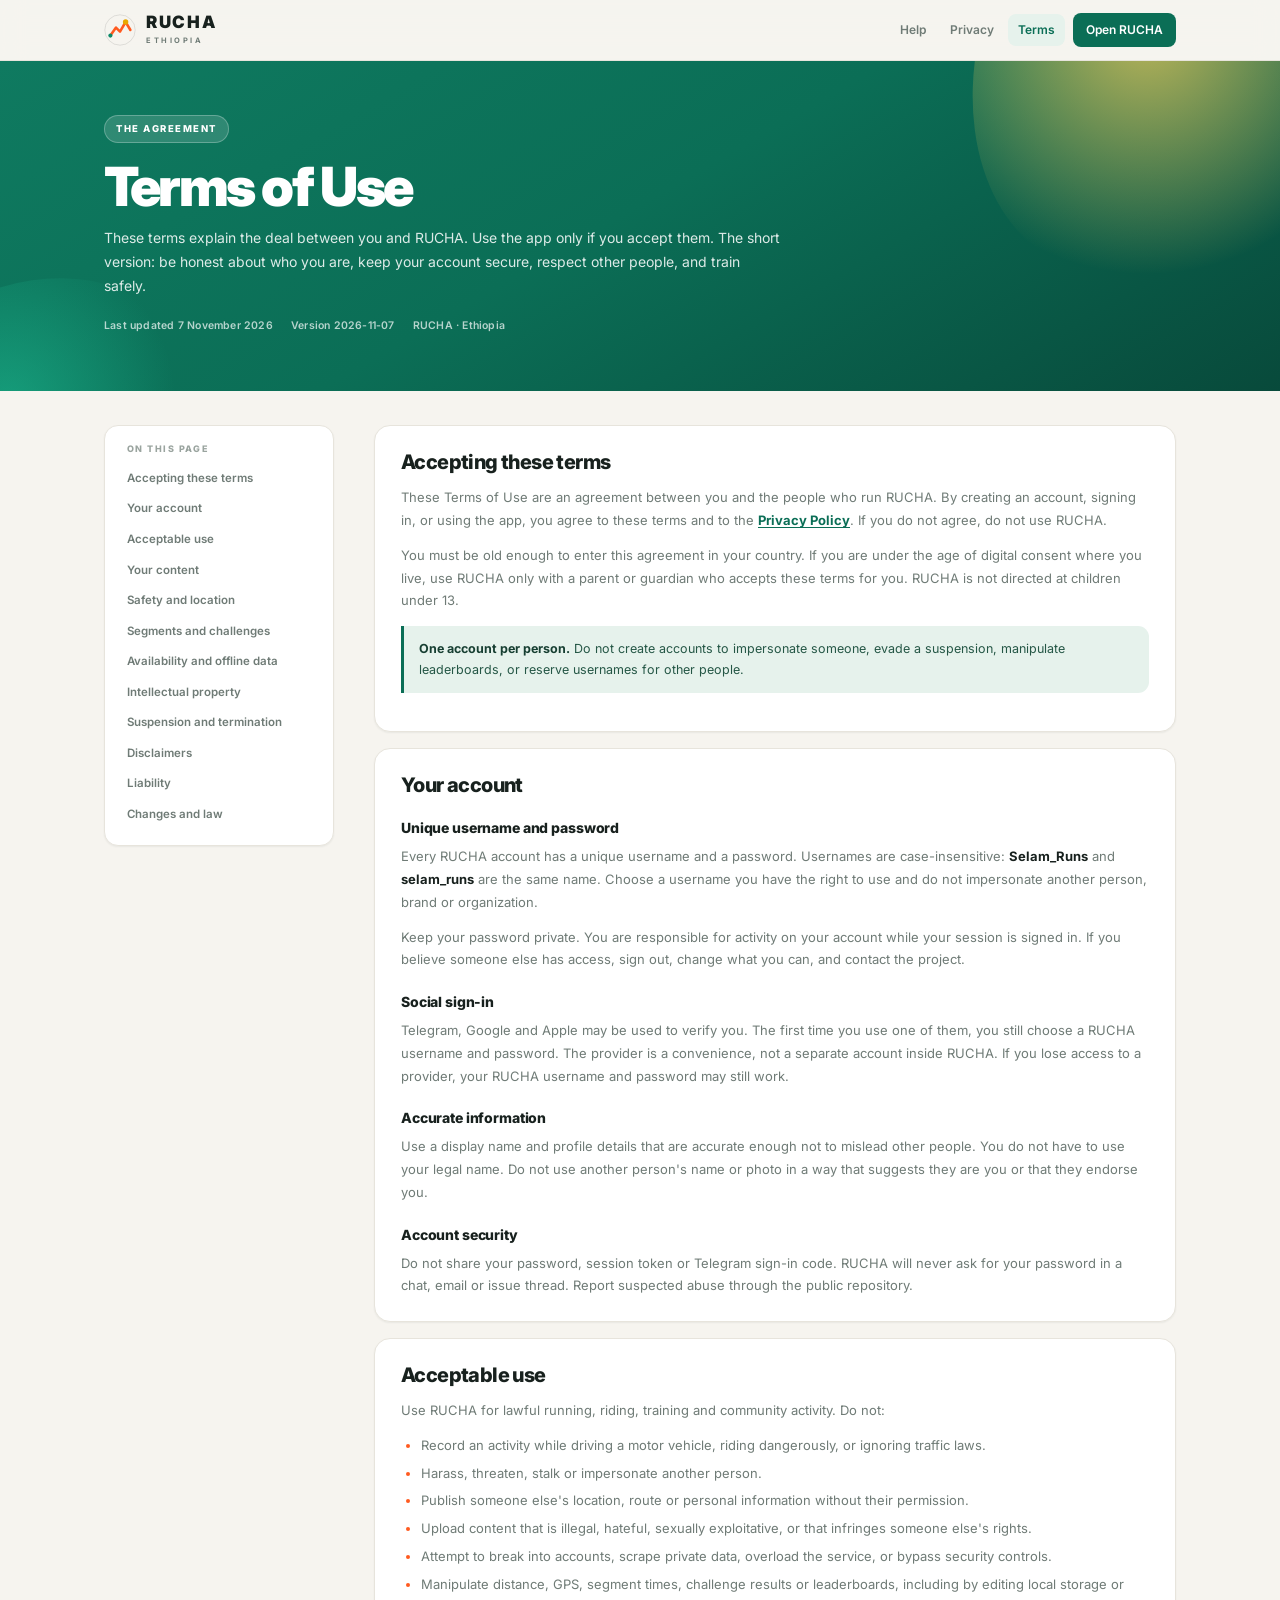
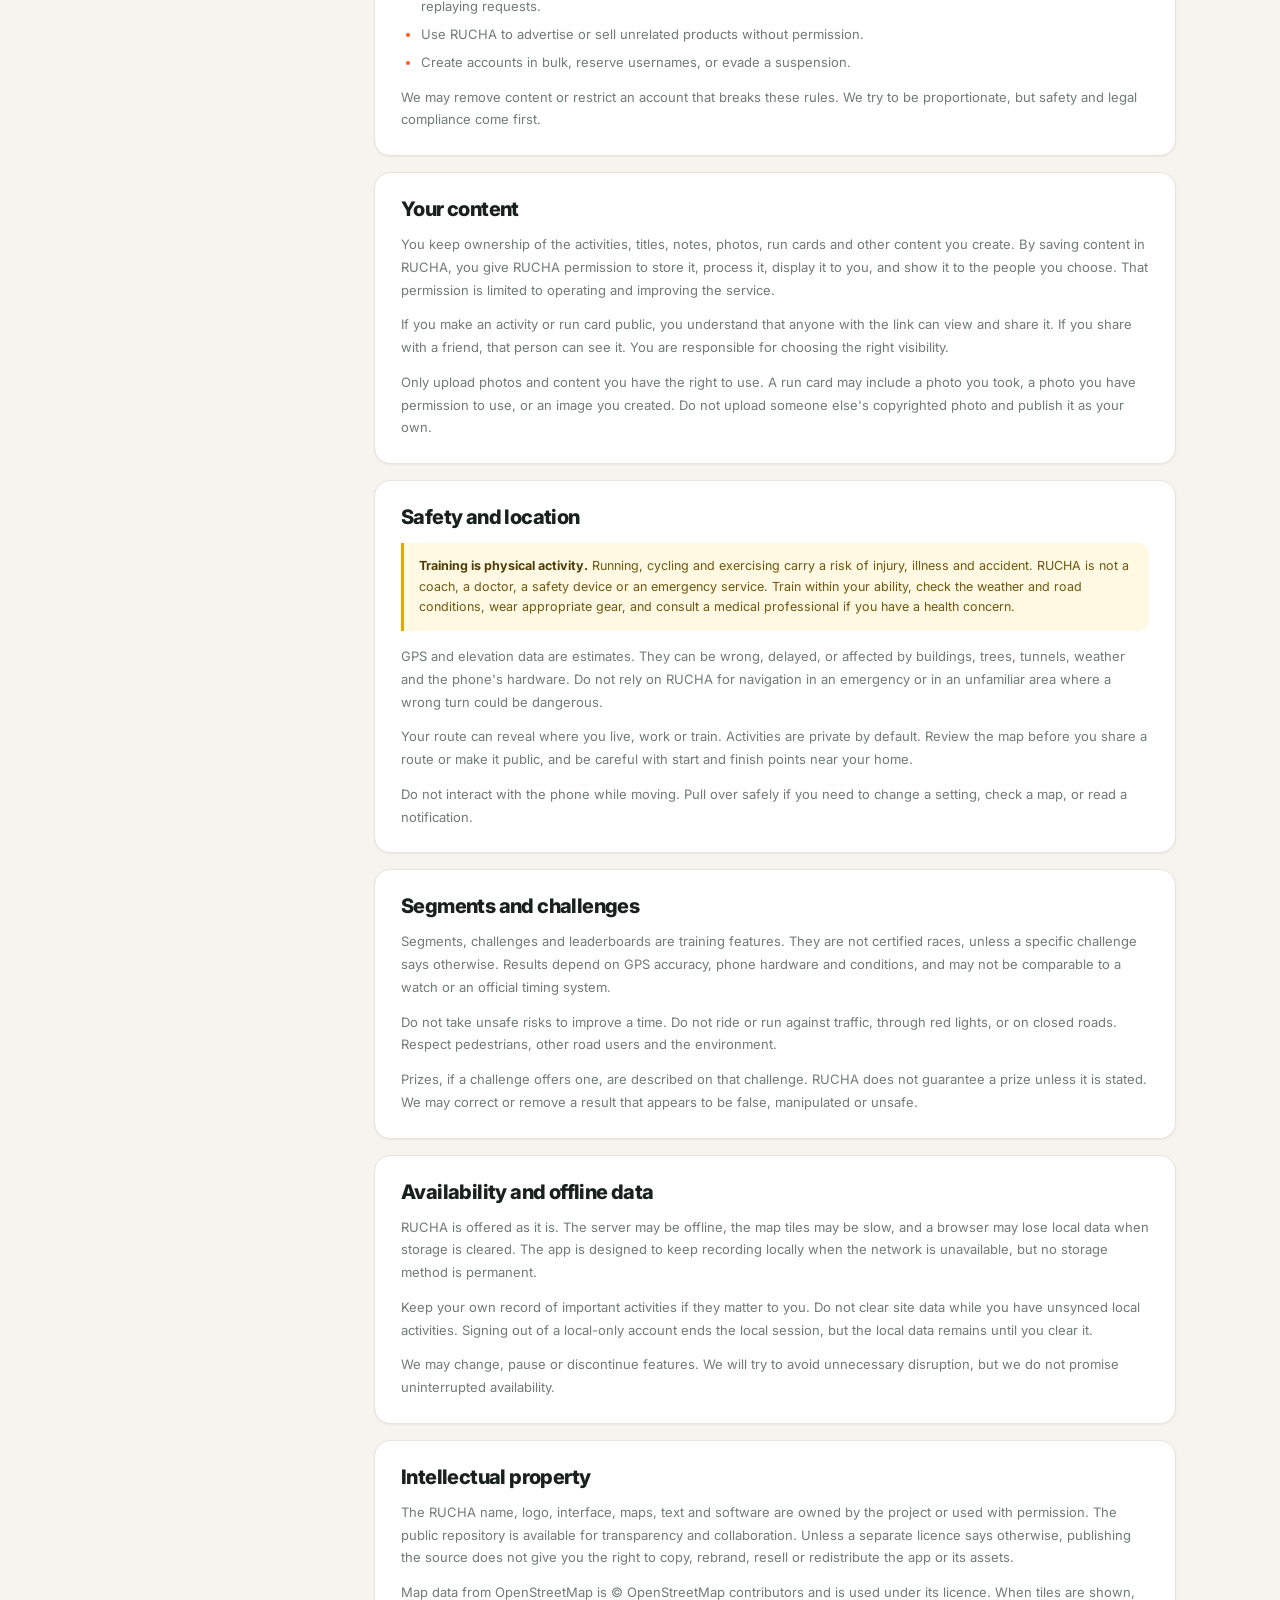
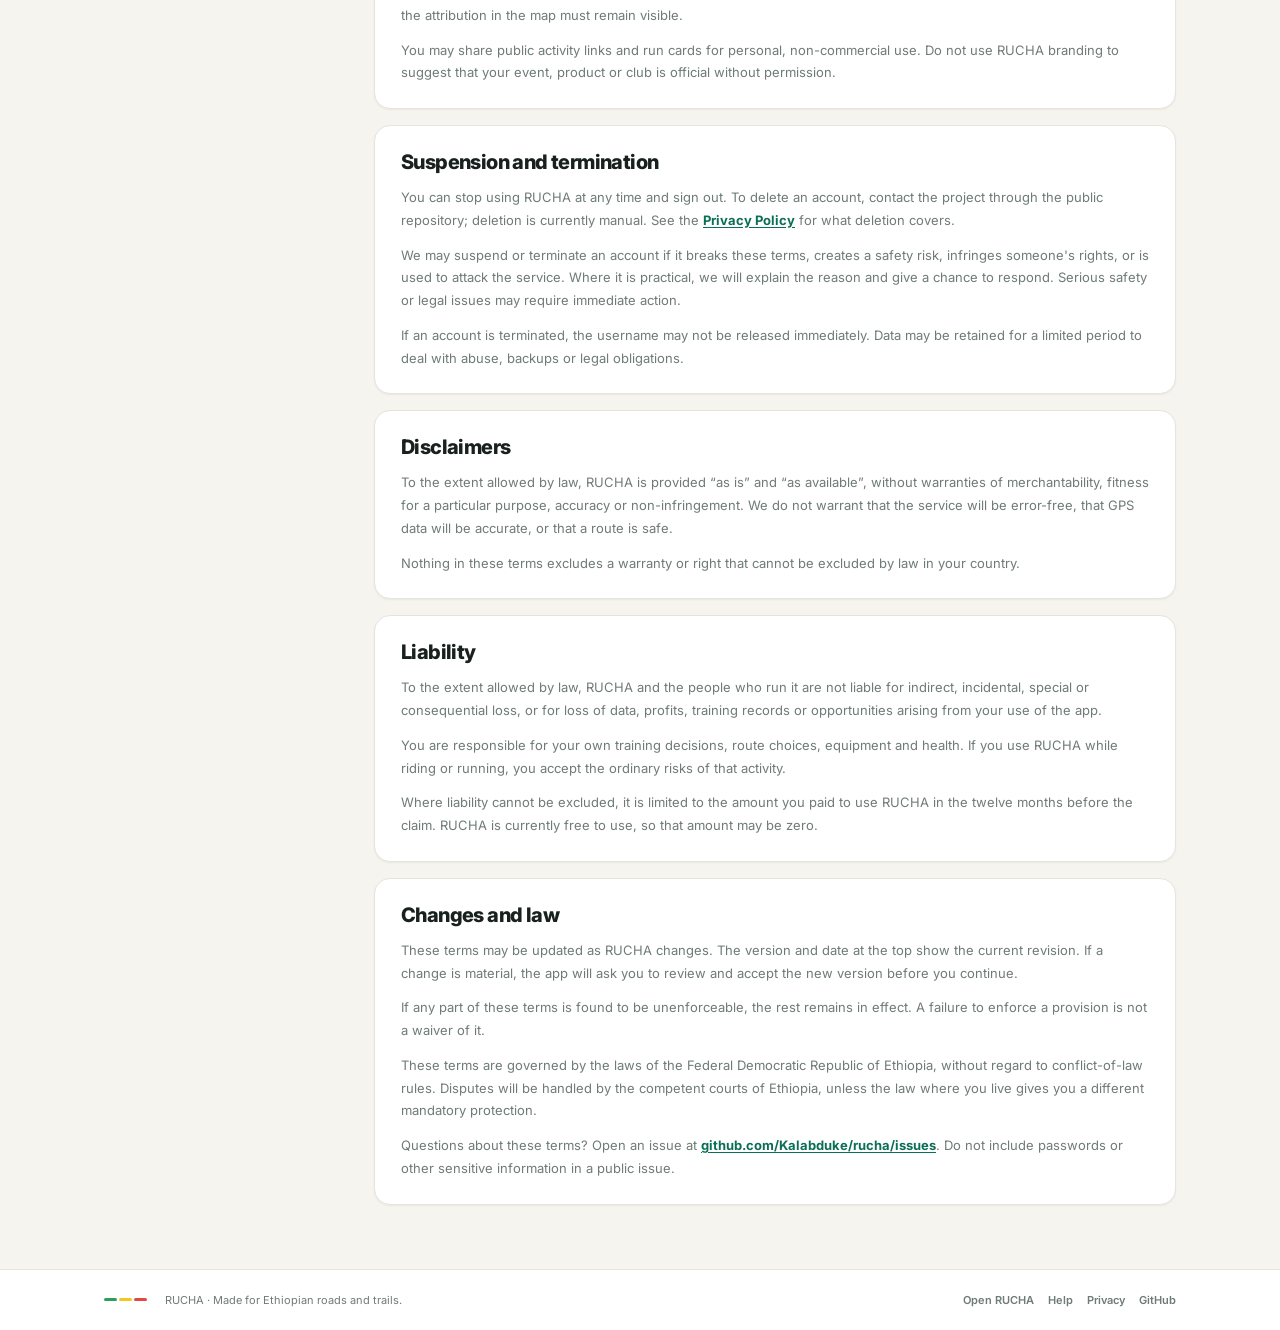
<file: terms.html>
<!DOCTYPE html>
<html lang="en">
<head>
<meta charset="UTF-8">
<meta name="viewport" content="width=device-width, initial-scale=1">
<meta name="description" content="RUCHA terms of use: accounts, acceptable use, your content, safety, availability and liability.">
<title>Terms of Use · RUCHA</title>
<link rel="icon" type="image/svg+xml" href="data:image/svg+xml,%3Csvg xmlns=%27http://www.w3.org/2000/svg%27 viewBox=%270 0 40 40%27%3E%3Crect width=%2740%27 height=%2740%27 rx=%278%27 fill=%27%23121A18%27/%3E%3Cpath d=%27M8 27 L15 17 L20 22 L27 10 L33 20%27 fill=%27none%27 stroke=%27%23FF5A1F%27 stroke-width=%273.4%27 stroke-linecap=%27round%27 stroke-linejoin=%27round%27/%3E%3C/svg%3E">
<link rel="preconnect" href="https://fonts.googleapis.com">
<link rel="preconnect" href="https://fonts.gstatic.com" crossorigin>
<link href="https://fonts.googleapis.com/css2?family=Inter:wght@400;500;600;700;800;900&display=swap" rel="stylesheet">
<link rel="stylesheet" href="legal.css?v=6">
</head>
<body>

<header class="legal-top">
  <div class="legal-top-inner">
    <a class="legal-brand" href="index.html" aria-label="RUCHA home">
      <svg viewBox="0 0 40 40" aria-hidden="true">
        <circle cx="20" cy="20" r="19" fill="none" stroke="rgba(24,33,30,.14)" stroke-width="1"/>
        <path d="M8 27 L15 17 L20 22 L27 10 L33 20" fill="none" stroke="#FF5A1F" stroke-width="3.2" stroke-linecap="round" stroke-linejoin="round"/>
        <circle cx="27" cy="10" r="3.4" fill="#E8A700"/>
        <circle cx="8" cy="27" r="2.6" fill="#0E8A6A"/>
      </svg>
      <div><b>RUCHA</b><span>ETHIOPIA</span></div>
    </a>
    <nav class="legal-nav" aria-label="Site">
      <a href="help.html">Help</a>
      <a href="privacy.html">Privacy</a>
      <a href="terms.html" class="active">Terms</a>
      <a class="legal-cta" href="index.html">Open RUCHA</a>
    </nav>
  </div>
</header>

<section class="legal-hero green">
  <div class="legal-hero-inner">
    <span class="legal-eyebrow">The agreement</span>
    <h1>Terms of Use</h1>
    <p>These terms explain the deal between you and RUCHA. Use the app only if you accept them. The short version: be honest about who you are, keep your account secure, respect other people, and train safely.</p>
    <div class="legal-meta"><span>Last updated 7 November 2026</span><span>Version 2026-11-07</span><span>RUCHA · Ethiopia</span></div>
  </div>
</section>

<main class="legal-wrap">
  <div class="legal-layout">
    <aside class="legal-toc">
      <div class="legal-toc-inner">
        <div class="legal-toc-title">On this page</div>
        <nav aria-label="Terms sections">
          <a href="#acceptance">Accepting these terms</a>
          <a href="#accounts">Your account</a>
          <a href="#use">Acceptable use</a>
          <a href="#content">Your content</a>
          <a href="#safety">Safety and location</a>
          <a href="#competition">Segments and challenges</a>
          <a href="#availability">Availability and offline data</a>
          <a href="#ip">Intellectual property</a>
          <a href="#termination">Suspension and termination</a>
          <a href="#disclaimers">Disclaimers</a>
          <a href="#liability">Liability</a>
          <a href="#changes">Changes and law</a>
        </nav>
      </div>
    </aside>

    <article class="legal-article">
      <section class="legal-card" id="acceptance">
        <h2>Accepting these terms</h2>
        <p>These Terms of Use are an agreement between you and the people who run RUCHA. By creating an account, signing in, or using the app, you agree to these terms and to the <a href="privacy.html">Privacy Policy</a>. If you do not agree, do not use RUCHA.</p>
        <p>You must be old enough to enter this agreement in your country. If you are under the age of digital consent where you live, use RUCHA only with a parent or guardian who accepts these terms for you. RUCHA is not directed at children under 13.</p>
        <div class="legal-callout green"><strong>One account per person.</strong> Do not create accounts to impersonate someone, evade a suspension, manipulate leaderboards, or reserve usernames for other people.</div>
      </section>

      <section class="legal-card" id="accounts">
        <h2>Your account</h2>
        <h3>Unique username and password</h3>
        <p>Every RUCHA account has a unique username and a password. Usernames are case-insensitive: <b>Selam_Runs</b> and <b>selam_runs</b> are the same name. Choose a username you have the right to use and do not impersonate another person, brand or organization.</p>
        <p>Keep your password private. You are responsible for activity on your account while your session is signed in. If you believe someone else has access, sign out, change what you can, and contact the project.</p>
        <h3>Social sign-in</h3>
        <p>Telegram, Google and Apple may be used to verify you. The first time you use one of them, you still choose a RUCHA username and password. The provider is a convenience, not a separate account inside RUCHA. If you lose access to a provider, your RUCHA username and password may still work.</p>
        <h3>Accurate information</h3>
        <p>Use a display name and profile details that are accurate enough not to mislead other people. You do not have to use your legal name. Do not use another person's name or photo in a way that suggests they are you or that they endorse you.</p>
        <h3>Account security</h3>
        <p>Do not share your password, session token or Telegram sign-in code. RUCHA will never ask for your password in a chat, email or issue thread. Report suspected abuse through the public repository.</p>
      </section>

      <section class="legal-card" id="use">
        <h2>Acceptable use</h2>
        <p>Use RUCHA for lawful running, riding, training and community activity. Do not:</p>
        <ul>
          <li>Record an activity while driving a motor vehicle, riding dangerously, or ignoring traffic laws.</li>
          <li>Harass, threaten, stalk or impersonate another person.</li>
          <li>Publish someone else's location, route or personal information without their permission.</li>
          <li>Upload content that is illegal, hateful, sexually exploitative, or that infringes someone else's rights.</li>
          <li>Attempt to break into accounts, scrape private data, overload the service, or bypass security controls.</li>
          <li>Manipulate distance, GPS, segment times, challenge results or leaderboards, including by editing local storage or replaying requests.</li>
          <li>Use RUCHA to advertise or sell unrelated products without permission.</li>
          <li>Create accounts in bulk, reserve usernames, or evade a suspension.</li>
        </ul>
        <p>We may remove content or restrict an account that breaks these rules. We try to be proportionate, but safety and legal compliance come first.</p>
      </section>

      <section class="legal-card" id="content">
        <h2>Your content</h2>
        <p>You keep ownership of the activities, titles, notes, photos, run cards and other content you create. By saving content in RUCHA, you give RUCHA permission to store it, process it, display it to you, and show it to the people you choose. That permission is limited to operating and improving the service.</p>
        <p>If you make an activity or run card public, you understand that anyone with the link can view and share it. If you share with a friend, that person can see it. You are responsible for choosing the right visibility.</p>
        <p>Only upload photos and content you have the right to use. A run card may include a photo you took, a photo you have permission to use, or an image you created. Do not upload someone else's copyrighted photo and publish it as your own.</p>
      </section>

      <section class="legal-card" id="safety">
        <h2>Safety and location</h2>
        <div class="legal-callout gold"><strong>Training is physical activity.</strong> Running, cycling and exercising carry a risk of injury, illness and accident. RUCHA is not a coach, a doctor, a safety device or an emergency service. Train within your ability, check the weather and road conditions, wear appropriate gear, and consult a medical professional if you have a health concern.</div>
        <p>GPS and elevation data are estimates. They can be wrong, delayed, or affected by buildings, trees, tunnels, weather and the phone's hardware. Do not rely on RUCHA for navigation in an emergency or in an unfamiliar area where a wrong turn could be dangerous.</p>
        <p>Your route can reveal where you live, work or train. Activities are private by default. Review the map before you share a route or make it public, and be careful with start and finish points near your home.</p>
        <p>Do not interact with the phone while moving. Pull over safely if you need to change a setting, check a map, or read a notification.</p>
      </section>

      <section class="legal-card" id="competition">
        <h2>Segments and challenges</h2>
        <p>Segments, challenges and leaderboards are training features. They are not certified races, unless a specific challenge says otherwise. Results depend on GPS accuracy, phone hardware and conditions, and may not be comparable to a watch or an official timing system.</p>
        <p>Do not take unsafe risks to improve a time. Do not ride or run against traffic, through red lights, or on closed roads. Respect pedestrians, other road users and the environment.</p>
        <p>Prizes, if a challenge offers one, are described on that challenge. RUCHA does not guarantee a prize unless it is stated. We may correct or remove a result that appears to be false, manipulated or unsafe.</p>
      </section>

      <section class="legal-card" id="availability">
        <h2>Availability and offline data</h2>
        <p>RUCHA is offered as it is. The server may be offline, the map tiles may be slow, and a browser may lose local data when storage is cleared. The app is designed to keep recording locally when the network is unavailable, but no storage method is permanent.</p>
        <p>Keep your own record of important activities if they matter to you. Do not clear site data while you have unsynced local activities. Signing out of a local-only account ends the local session, but the local data remains until you clear it.</p>
        <p>We may change, pause or discontinue features. We will try to avoid unnecessary disruption, but we do not promise uninterrupted availability.</p>
      </section>

      <section class="legal-card" id="ip">
        <h2>Intellectual property</h2>
        <p>The RUCHA name, logo, interface, maps, text and software are owned by the project or used with permission. The public repository is available for transparency and collaboration. Unless a separate licence says otherwise, publishing the source does not give you the right to copy, rebrand, resell or redistribute the app or its assets.</p>
        <p>Map data from OpenStreetMap is © OpenStreetMap contributors and is used under its licence. When tiles are shown, the attribution in the map must remain visible.</p>
        <p>You may share public activity links and run cards for personal, non-commercial use. Do not use RUCHA branding to suggest that your event, product or club is official without permission.</p>
      </section>

      <section class="legal-card" id="termination">
        <h2>Suspension and termination</h2>
        <p>You can stop using RUCHA at any time and sign out. To delete an account, contact the project through the public repository; deletion is currently manual. See the <a href="privacy.html#retention">Privacy Policy</a> for what deletion covers.</p>
        <p>We may suspend or terminate an account if it breaks these terms, creates a safety risk, infringes someone's rights, or is used to attack the service. Where it is practical, we will explain the reason and give a chance to respond. Serious safety or legal issues may require immediate action.</p>
        <p>If an account is terminated, the username may not be released immediately. Data may be retained for a limited period to deal with abuse, backups or legal obligations.</p>
      </section>

      <section class="legal-card" id="disclaimers">
        <h2>Disclaimers</h2>
        <p>To the extent allowed by law, RUCHA is provided “as is” and “as available”, without warranties of merchantability, fitness for a particular purpose, accuracy or non-infringement. We do not warrant that the service will be error-free, that GPS data will be accurate, or that a route is safe.</p>
        <p>Nothing in these terms excludes a warranty or right that cannot be excluded by law in your country.</p>
      </section>

      <section class="legal-card" id="liability">
        <h2>Liability</h2>
        <p>To the extent allowed by law, RUCHA and the people who run it are not liable for indirect, incidental, special or consequential loss, or for loss of data, profits, training records or opportunities arising from your use of the app.</p>
        <p>You are responsible for your own training decisions, route choices, equipment and health. If you use RUCHA while riding or running, you accept the ordinary risks of that activity.</p>
        <p>Where liability cannot be excluded, it is limited to the amount you paid to use RUCHA in the twelve months before the claim. RUCHA is currently free to use, so that amount may be zero.</p>
      </section>

      <section class="legal-card" id="changes">
        <h2>Changes and law</h2>
        <p>These terms may be updated as RUCHA changes. The version and date at the top show the current revision. If a change is material, the app will ask you to review and accept the new version before you continue.</p>
        <p>If any part of these terms is found to be unenforceable, the rest remains in effect. A failure to enforce a provision is not a waiver of it.</p>
        <p>These terms are governed by the laws of the Federal Democratic Republic of Ethiopia, without regard to conflict-of-law rules. Disputes will be handled by the competent courts of Ethiopia, unless the law where you live gives you a different mandatory protection.</p>
        <p>Questions about these terms? Open an issue at <a href="https://github.com/Kalabduke/rucha/issues" target="_blank" rel="noopener">github.com/Kalabduke/rucha/issues</a>. Do not include passwords or other sensitive information in a public issue.</p>
      </section>
    </article>
  </div>
</main>

<footer class="legal-footer">
  <div class="legal-footer-inner">
    <span class="legal-flag" aria-hidden="true"><i></i><i></i><i></i></span>
    <span>RUCHA · Made for Ethiopian roads and trails.</span>
    <div class="legal-footer-links">
      <a href="index.html">Open RUCHA</a>
      <a href="help.html">Help</a>
      <a href="privacy.html">Privacy</a>
      <a href="https://github.com/Kalabduke/rucha" target="_blank" rel="noopener">GitHub</a>
    </div>
  </div>
</footer>

</body>
</html>
</file>
<file: legal.css>
:root{
  --brand:#0B6E56; --brand-dark:#095A46; --brand-soft:#E6F2EC;
  --accent:#FF5A1F; --accent-soft:#FFF0E9; --gold:#E8A700; --accent-2:#0E8A6A;
  --bg:#F6F4EF; --surface:#FFFFFF; --surface-2:#FBF9F5;
  --text:#18211E; --muted:#6F7B76; --faint:#9AA49F; --border:#E7E4DC; --border-strong:#D8D4C9;
  --shadow:0 1px 2px rgba(20,30,26,.06); --shadow-lg:0 18px 50px rgba(15,25,20,.12);
  --font:'Inter','Noto Sans',system-ui,-apple-system,'Segoe UI',sans-serif;
}
*{box-sizing:border-box}
html,body{margin:0;padding:0}
body{font-family:var(--font);background:var(--bg);color:var(--text);font-size:14px;line-height:1.5;-webkit-font-smoothing:antialiased}
a{color:inherit}
svg{display:block}
::selection{background:var(--accent);color:#fff}
.legal-top{
  position:sticky;top:0;z-index:20;background:rgba(246,244,239,.9);backdrop-filter:blur(12px);
  border-bottom:1px solid var(--border);
}
.legal-top-inner{max-width:1120px;margin:0 auto;padding:13px 24px;display:flex;align-items:center;gap:18px}
.legal-brand{display:flex;align-items:center;gap:10px;text-decoration:none}
.legal-brand svg{width:32px;height:32px;flex:0 0 32px}
.legal-brand b{display:block;font-size:17px;font-weight:900;letter-spacing:.1em;line-height:1}
.legal-brand span{display:block;font-size:7.5px;letter-spacing:.34em;color:var(--muted);margin-top:4px;font-weight:700}
.legal-nav{display:flex;align-items:center;gap:4px;margin-left:auto;font-size:12px;font-weight:600}
.legal-nav a{padding:7px 10px;border-radius:8px;text-decoration:none;color:var(--muted)}
.legal-nav a:hover{color:var(--text);background:var(--surface)}
.legal-nav a.active{color:var(--brand);background:var(--brand-soft)}
.legal-nav .legal-cta{background:var(--brand);color:#fff;padding:8px 13px;margin-left:4px}
.legal-nav .legal-cta:hover{background:var(--brand-dark);color:#fff}
.legal-hero{
  position:relative;overflow:hidden;color:#fff;
  background:linear-gradient(150deg,#FF7434 0%,#FF5A1F 48%,#E8480F 100%);
}
.legal-hero.green{background:linear-gradient(150deg,#0F7A60 0%,#0B6E56 48%,#084A3B 100%)}
.legal-hero-inner{max-width:1120px;margin:0 auto;padding:54px 24px 58px;position:relative;z-index:1}
.legal-hero::before,.legal-hero::after{content:"";position:absolute;border-radius:46% 54% 62% 38% / 44% 39% 61% 56%;pointer-events:none}
.legal-hero::before{width:420px;height:400px;right:-110px;top:-170px;background:radial-gradient(circle at 38% 38%,rgba(255,211,92,.72),rgba(232,167,0,0) 68%);transform:rotate(18deg)}
.legal-hero::after{width:300px;height:280px;left:-110px;bottom:-170px;background:radial-gradient(circle at 42% 40%,rgba(28,186,145,.6),rgba(14,138,106,0) 70%);transform:rotate(-24deg)}
.legal-eyebrow{display:inline-flex;align-items:center;gap:7px;padding:6px 11px;border-radius:999px;background:rgba(255,255,255,.14);border:1px solid rgba(255,255,255,.26);font-size:9.5px;letter-spacing:.16em;font-weight:800;text-transform:uppercase}
.legal-hero h1{font-size:clamp(34px,4.4vw,54px);line-height:1.02;letter-spacing:-.045em;font-weight:900;margin:16px 0 12px;max-width:820px}
.legal-hero p{font-size:14px;line-height:1.7;color:rgba(255,255,255,.86);margin:0;max-width:680px}
.legal-meta{display:flex;flex-wrap:wrap;gap:8px 18px;margin-top:20px;font-size:10.5px;color:rgba(255,255,255,.7);font-weight:600;letter-spacing:.02em}
.legal-wrap{max-width:1120px;margin:0 auto;padding:34px 24px 64px}
.legal-layout{display:grid;grid-template-columns:230px minmax(0,1fr);gap:40px;align-items:start}
.legal-toc{position:sticky;top:82px}
.legal-toc-inner{background:var(--surface);border:1px solid var(--border);border-radius:14px;padding:16px 14px;box-shadow:var(--shadow)}
.legal-toc-title{font-size:9px;letter-spacing:.16em;text-transform:uppercase;color:var(--faint);font-weight:800;padding:0 8px;margin-bottom:8px}
.legal-toc nav{display:flex;flex-direction:column;gap:1px}
.legal-toc a{font-size:11.5px;font-weight:600;color:var(--muted);text-decoration:none;padding:7px 8px;border-radius:8px;line-height:1.35}
.legal-toc a:hover{color:var(--brand);background:var(--brand-soft)}
.legal-article{min-width:0;display:flex;flex-direction:column;gap:16px}
.legal-card{background:var(--surface);border:1px solid var(--border);border-radius:16px;padding:24px 26px;box-shadow:var(--shadow);scroll-margin-top:88px}
.legal-card h2{font-size:20px;letter-spacing:-.03em;font-weight:800;margin:0 0 12px;line-height:1.2}
.legal-card h3{font-size:14px;font-weight:800;letter-spacing:-.01em;margin:20px 0 7px}
.legal-card h3:first-child{margin-top:0}
.legal-card p{font-size:13px;line-height:1.75;color:var(--muted);margin:0 0 12px}
.legal-card p:last-child{margin-bottom:0}
.legal-card ul,.legal-card ol{margin:0 0 12px;padding-left:20px;font-size:13px;line-height:1.75;color:var(--muted)}
.legal-card li{margin:5px 0}
.legal-card li::marker{color:var(--accent)}
.legal-card strong,.legal-card b{color:var(--text)}
.legal-card a{color:var(--brand);font-weight:700;text-decoration:underline;text-underline-offset:2px}
.legal-card a:hover{color:var(--brand-dark)}
.legal-callout{
  margin:14px 0;padding:13px 15px;border-left:3px solid var(--accent);
  background:var(--accent-soft);border-radius:0 11px 11px 0;
  font-size:12.5px;line-height:1.65;color:#6B3A24;
}
.legal-callout strong{color:#4E2815}
.legal-callout.green{border-left-color:var(--brand);background:var(--brand-soft);color:#255746}
.legal-callout.green strong{color:#173F32}
.legal-callout.gold{border-left-color:var(--gold);background:#FFF8E2;color:#6E5711}
.legal-callout.gold strong{color:#4E3D07}
.legal-grid{display:grid;grid-template-columns:repeat(3,minmax(0,1fr));gap:10px;margin:14px 0}
.legal-step{background:var(--surface-2);border:1px solid var(--border);border-radius:12px;padding:13px 14px}
.legal-step b{display:block;font-size:12.5px;margin-bottom:4px}
.legal-step p{font-size:11.5px;line-height:1.6;margin:0;color:var(--muted)}
.legal-step .legal-step-n{display:inline-flex;width:22px;height:22px;border-radius:50%;background:var(--brand-soft);color:var(--brand);font-size:10px;font-weight:800;align-items:center;justify-content:center;margin-bottom:8px}
.legal-checks{list-style:none !important;padding:0 !important;margin:10px 0 !important}
.legal-checks li{position:relative;padding-left:25px;font-size:12.5px;line-height:1.65;margin:8px 0 !important}
.legal-checks li::before{
  content:"";position:absolute;left:0;top:4px;width:15px;height:15px;border-radius:50%;
  background:var(--brand-soft) url("data:image/svg+xml,%3Csvg xmlns='http://www.w3.org/2000/svg' viewBox='0 0 24 24' fill='none' stroke='%230B6E56' stroke-width='3' stroke-linecap='round' stroke-linejoin='round'%3E%3Cpath d='M4 12l5 5L20 6'/%3E%3C/svg%3E") center/10px no-repeat;
}
.legal-table{width:100%;border-collapse:collapse;font-size:12px;margin:12px 0;border:1px solid var(--border);border-radius:10px;overflow:hidden}
.legal-table th{text-align:left;padding:10px 12px;background:var(--surface-2);font-size:9.5px;letter-spacing:.08em;text-transform:uppercase;color:var(--faint);border-bottom:1px solid var(--border)}
.legal-table td{padding:10px 12px;border-bottom:1px solid var(--border);color:var(--muted);line-height:1.55;vertical-align:top}
.legal-table tr:last-child td{border-bottom:0}
.legal-table td:first-child{font-weight:700;color:var(--text);white-space:nowrap}
.legal-faq{display:flex;flex-direction:column;gap:8px;margin-top:12px}
.legal-faq details{background:var(--surface-2);border:1px solid var(--border);border-radius:11px;padding:0 13px}
.legal-faq summary{cursor:pointer;font-size:12.5px;font-weight:700;padding:11px 0;list-style:none;display:flex;align-items:center;justify-content:space-between;gap:10px}
.legal-faq summary::-webkit-details-marker{display:none}
.legal-faq summary::after{content:"+";font-size:17px;font-weight:500;color:var(--accent);line-height:1}
.legal-faq details[open] summary::after{content:"−"}
.legal-faq details p{font-size:12px;line-height:1.7;padding:0 0 12px;margin:0;color:var(--muted)}
.legal-footer{border-top:1px solid var(--border);background:var(--surface)}
.legal-footer-inner{max-width:1120px;margin:0 auto;padding:22px 24px;display:flex;align-items:center;gap:18px;flex-wrap:wrap;font-size:11px;color:var(--muted)}
.legal-footer-links{display:flex;gap:14px;margin-left:auto;flex-wrap:wrap}
.legal-footer a{text-decoration:none;font-weight:600}
.legal-footer a:hover{color:var(--brand)}
.legal-footer .legal-flag{display:flex;gap:2px}
.legal-footer .legal-flag i{width:13px;height:3px;border-radius:2px}
.legal-footer .legal-flag i:nth-child(1){background:#2E9E5B}.legal-footer .legal-flag i:nth-child(2){background:#F3C623}.legal-footer .legal-flag i:nth-child(3){background:#E24A3F}
@media(max-width:900px){
  .legal-layout{grid-template-columns:1fr;gap:18px}
  .legal-toc{position:static}
  .legal-toc nav{flex-direction:row;flex-wrap:wrap;gap:3px}
  .legal-toc a{font-size:10.5px}
  .legal-grid{grid-template-columns:1fr}
}
@media(max-width:620px){
  .legal-top-inner{padding:11px 16px;gap:10px}
  .legal-nav a:not(.legal-cta){display:none}
  .legal-hero-inner{padding:38px 18px 42px}
  .legal-wrap{padding:22px 16px 46px}
  .legal-card{padding:20px 18px;border-radius:14px}
  .legal-table{display:block;overflow-x:auto}
  .legal-footer-inner{padding:18px 16px;flex-direction:column;align-items:flex-start;gap:10px}
  .legal-footer-links{margin-left:0}
}
</file>
